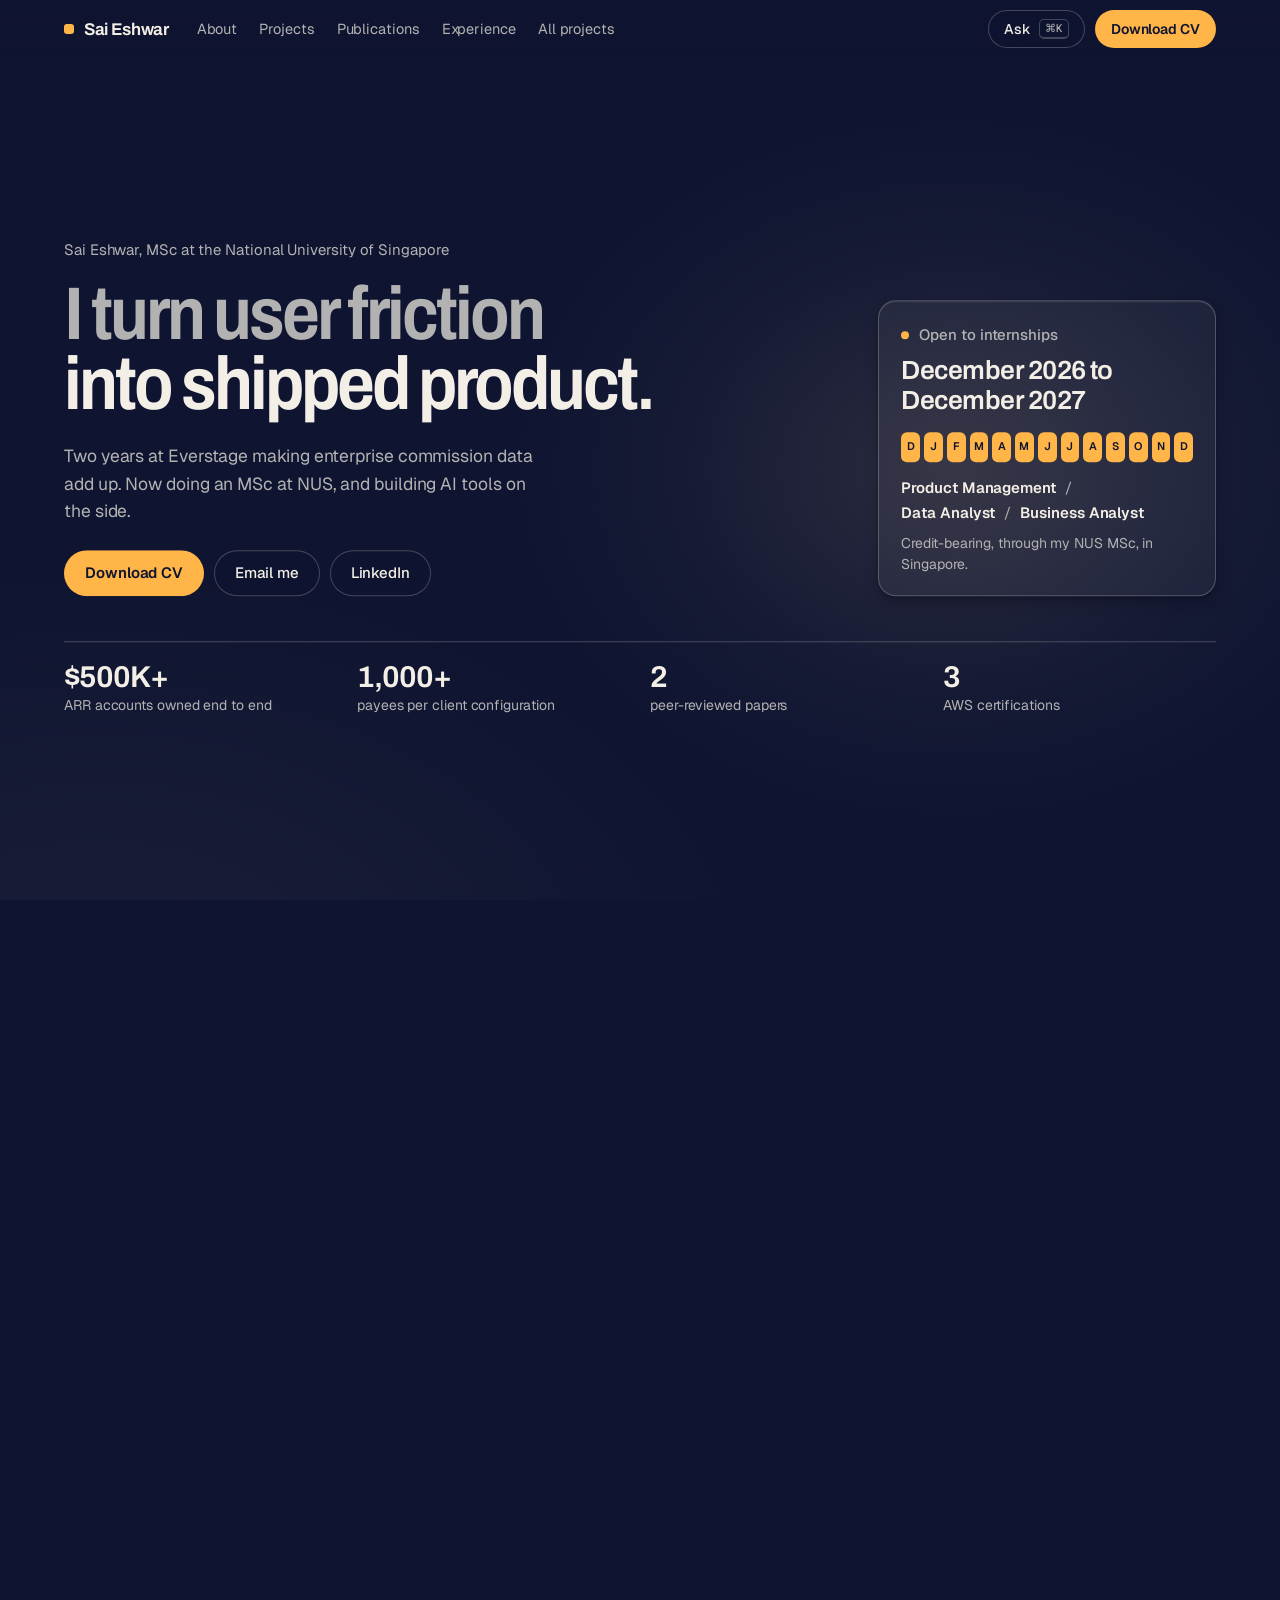
<file: index.html>
<!doctype html>
<html lang="en">
<head>
<meta charset="utf-8">
<meta name="viewport" content="width=device-width, initial-scale=1, viewport-fit=cover">
<title>Sai Eshwar · Product, Data and Business Analyst internships · Singapore</title>
<meta name="description" content="Sai Eshwar, NUS MSc student in Singapore. Open to credit-bearing Product Management, Data Analyst and Business Analyst internships from December 2026 to December 2027.">
<meta name="author" content="Sai Eshwar">
<meta name="theme-color" content="#0f1430">
<meta property="og:title" content="Sai Eshwar · I turn user friction into shipped product">
<meta property="og:description" content="Open to credit-bearing PM, Data Analyst and Business Analyst internships in Singapore, December 2026 to December 2027.">
<meta property="og:type" content="website">
<link rel="icon" href="data:image/svg+xml,<svg xmlns='http://www.w3.org/2000/svg' viewBox='0 0 32 32'><rect width='32' height='32' rx='7' fill='%230f1430'/><rect x='17' y='8' width='3' height='16' fill='%23ffb547'/><circle cx='10' cy='12' r='1.6' fill='%23a3a39b'/><circle cx='12' cy='19' r='1.6' fill='%23a3a39b'/><circle cx='8' cy='23' r='1.6' fill='%23a3a39b'/></svg>">
<link rel="preconnect" href="https://fonts.googleapis.com">
<link rel="preconnect" href="https://fonts.gstatic.com" crossorigin>
<link href="https://fonts.googleapis.com/css2?family=Archivo:wdth,wght@62..125,400..800&family=Geist:wght@400..600&family=Geist+Mono:wght@400;500&family=Newsreader:ital,opsz,wght@1,6..72,400..600&display=swap" rel="stylesheet">
<link rel="stylesheet" href="scrollcraft.css">
<link rel="stylesheet" href="site.css">
</head>
<body>

<a class="skip" href="#record">Skip the story: go to experience, projects and credentials</a>

<header class="bar" id="bar">
  <a class="bar__mark" href="#top" data-goto="hero">Sai Eshwar</a>
  <nav class="bar__links" aria-label="Sections">
    <a href="#story" data-goto="about">About</a>
    <a href="#story" data-goto="work">Projects</a>
    <a href="#story" data-goto="pubs">Publications</a>
    <a href="#experience">Experience</a>
    <a href="#glance">All projects</a>
  </nav>
  <div class="bar__acts">
    <button type="button" class="btn btn--ghost btn--sm" data-cli aria-label="Ask sai.cli, the portfolio terminal">Ask <span class="kbd" aria-hidden="true">&#8984;K</span></button>
    <a class="btn btn--accent btn--sm" href="Sai_Eshwar_Resume.pdf" download>Download CV</a>
  </div>
</header>

<main id="top">

  <!-- THE STAGE. One pinned act. The question (the narrator: sceptical, a
       little rude) sits on one side and Sai's answer on the other, while each
       beat's illustration glides across the empty side. story.js reads every
       [data-part] in order, builds the timeline, writes the cue windows, and
       mounts the engine. -->
  <section id="story" data-sc-act="pin" data-sc-span="18" aria-label="About, projects and publications">
    <div data-sc-stage class="stage" id="stage">
      <!-- one illustrated, scroll-driven scene per beat, built by scenes.js -->
      <div class="scenes" id="scenes" aria-hidden="true"></div>

      <!-- HERO: the recruiter's screen, complete on the first frame. The word
           "friction" arrives mis-set and snaps into line once: the headline
           does what it says. -->
      <div class="part hero" data-part="hero" data-kind="hero" data-len="0.75" data-label="Start">
        <div class="hero__grid" data-cue="hero">
          <div class="hero__main">
            <p class="hero__who">Sai Eshwar, MSc at the National University of Singapore</p>
            <h1 class="hero__h1"><span class="hero__a">I turn user <span class="fx">friction</span></span> <span class="hero__b">into shipped product.</span></h1>
            <p class="hero__sub">Two years at Everstage making enterprise commission data add up. Now doing an MSc at NUS, and building AI tools on the side.</p>
            <div class="acts">
              <a class="btn btn--accent" href="Sai_Eshwar_Resume.pdf" download>Download CV</a>
              <a class="btn btn--ghost" href="mailto:seshwarsai@gmail.com" data-mail>Email me</a>
              <a class="btn btn--ghost" href="https://linkedin.com/in/sai-eshwar-s-b529931bb" target="_blank" rel="noopener">LinkedIn</a>
            </div>
          </div>
          <aside class="hero__offer" aria-label="Availability">
            <p class="avail"><span class="dot" aria-hidden="true"></span>Open to internships</p>
            <p class="offer__when">December 2026 to December 2027</p>
            <ol class="offer__cal" aria-hidden="true"><li>D</li><li>J</li><li>F</li><li>M</li><li>A</li><li>M</li><li>J</li><li>J</li><li>A</li><li>S</li><li>O</li><li>N</li><li>D</li></ol>
            <p class="roles"><span data-role="pm">Product Management</span><span data-role="da">Data Analyst</span><span data-role="ba">Business Analyst</span></p>
            <p class="offer__how">Credit-bearing, through my NUS MSc, in Singapore.</p>
          </aside>
          <ul class="proof" aria-label="At a glance">
            <li><b>$500K+</b> ARR accounts owned end to end</li>
            <li><b>1,000+</b> payees per client configuration</li>
            <li><b>2</b> peer-reviewed papers</li>
            <li><b>3</b> AWS certifications</li>
          </ul>
        </div>
      </div>

      <!-- MEET: the photo comes alive. Scroll and he smiles, scroll on and he
           winks, then the narrator moves things along. face.js scrubs the
           expression; story.js writes the two cue windows. -->
      <div class="part meet" data-part="meet" data-label="Meet Sai" data-kind="meet" data-len="2.2">
        <div class="meet__fig" id="meet">
          <img class="meet__still" src="sai.webp" alt="Sai Eshwar" width="680" height="868" decoding="async">
        </div>
        <p class="meet__hi" data-cue="hi">Meet Sai.</p>
        <h2 class="meet__line" data-cue="line">Nice smile. Now show me the work.</h2>
      </div>

      <!-- ABOUT, part one: the recruiter's first question -->
      <article class="part" data-part="about" data-label="About" data-scene="route" data-kind="qa" data-len="1.25">
        <div class="fr" data-cue="fr">
          <p class="kick">About</p>
          <h2>Okay, Sai. Why should I keep scrolling?</h2>
          <p>Every portfolio says passionate and detail-oriented. Skip that. Give me things I can check.</p>
        </div>
        <div class="sh sh--about" data-cue="sh">
          <p>Fair. For two years I worked at Everstage, whose software pays salespeople their commission. When a client said a payout looked wrong, I found out why: I pulled their Salesforce, HubSpot and Stripe data apart in SQL and Python and traced it to the rule that caused it. These were <b>$500K+ ARR</b> accounts, with <b>1,000+ people</b> paid from each plan.</p>
          <dl class="facts">
            <dt class="facts__opt">Now</dt><dd class="facts__opt">MSc, Management of Technology and Innovation, NUS, Singapore</dd>
            <dt>Before</dt><dd>Everstage (2024 to 2026) &middot; research intern, University of Cyprus (2023)</dd>
            <dt>Works in</dt><dd>SQL, Python, Apache Superset, Supabase and Postgres, N8N</dd>
            <dt class="facts__opt">Can be checked</dt><dd class="facts__opt">2 peer-reviewed papers &middot; 3 AWS certifications &middot; Certified ScrumMaster</dd>
          </dl>
        </div>
      </article>

      <!-- ABOUT, part two: the interactive bit. Pick the role, get the case. -->
      <article class="part" data-part="lens" data-label="Your role" data-kind="duo" data-len="1.15">
        <div class="fr" data-cue="fr">
          <p class="kick">About, continued</p>
          <h2>Right. So which role are you filling?</h2>
          <p>Pick one. His answer changes to match, and so does the subject line of every email button on this page.</p>
          <div class="lens" role="group" aria-label="What are you hiring for?">
            <button type="button" class="lens__b" data-lens="pm" aria-pressed="true">Product Management</button>
            <button type="button" class="lens__b" data-lens="da" aria-pressed="false">Data Analyst</button>
            <button type="button" class="lens__b" data-lens="ba" aria-pressed="false">Business Analyst</button>
          </div>
        </div>
        <div class="sh" data-cue="sh">
          <div class="lens__text" aria-live="polite">
            <p data-for="pm">I've done PM work without the title. At Everstage I sat between customers, engineering and product, and turned <i>&ldquo;this commission is wrong&rdquo;</i> into requirements an engineer could actually build. On my own projects I run the whole loop: I scoped NourishAI, built it, and know what goes in next. I'm a Certified ScrumMaster, did HelloPM's Tech for PM, and in a Forage PM simulation I argued for 7-day retention over DAU.</p>
            <p data-for="da" hidden>My last title was Senior Solution and Data Analyst, so this one isn't a stretch. At Everstage I wrote the SQL and Python that took Salesforce, HubSpot and Stripe data apart, turned clients' Excel formula sheets into working commission logic, and built the Apache Superset dashboards leadership read for MRR, CAC, TCV and quota attainment. On my own time I cleaned 8,000+ rows of election data where the names never matched across years, and got it down to one number a newsroom could print: 163 of 234 seats changed party.</p>
            <p data-for="ba" hidden>Most of my Everstage job was translation. A client described their commission plan one way, engineering needed it written another way, and for $500K+ ARR accounts I was the person in between: gathering requirements, finding the gaps in the plan logic, and tidying up the reporting. I like drawing the process map and then automating half of it, like the Fathom-to-Freshdesk pipeline that took a copy-paste step out of every customer call.</p>
          </div>
          <div class="acts"><a class="btn btn--accent" href="mailto:seshwarsai@gmail.com" data-mail>Email me about this role</a></div>
        </div>
      </article>

      <!-- PROJECTS: one per scroll step. The narrator states the problem,
           Sai states the fix. Every figure is from the original case studies. -->
      <article class="part" data-part="w1" data-label="NourishAI" data-scene="nourish" data-kind="qa" data-len="0.95">
        <div class="fr" data-cue="fr">
          <p class="kick"><span>Project 1 of 11</span> NourishAI &middot; 2026 &middot; AI product</p>
          <h2>Try asking a food app for &ldquo;high-protein, under 500 calories, not fried.&rdquo;</h2>
          <p>Most apps just hear &ldquo;food.&rdquo; And even a clever one would fail, because restaurant menus don't list calories or protein in the first place.</p>
        </div>
        <div class="sh" data-cue="sh">
          <p>So I made the data exist. An LLM pipeline generates and enriches every dish with calories, macros and tags and loads it into Supabase. Then Claude Haiku turns your sentence into rules and Postgres ranks the dishes. The API key never touches the browser.</p>
          <p class="cap"><b>Result:</b> type a craving in plain English, get ranked dishes with the numbers attached.</p>
        </div>
      </article>

      <article class="part" data-part="w2" data-label="Content Arena" data-scene="arena" data-kind="qa" data-len="0.95">
        <div class="fr" data-cue="fr">
          <p class="kick"><span>Project 2 of 11</span> Content Arena (formerly RivalRadar) &middot; 2025 &middot; AI product</p>
          <h2>&ldquo;Who is my competition?&rdquo; Every YouTuber asks. Subscriber counts do not answer.</h2>
          <p>The giant channel might be coasting. The one quietly winning your audience might be a tenth its size.</p>
        </div>
        <div class="sh" data-cue="sh">
          <p>Content Arena finds the channels that are actually comparable and scores them on engagement normalised for size, so a big channel doesn't automatically look like a strong one.</p>
          <p class="cap"><b>Result:</b> a defensible answer to who your real rivals are and which levers separate you, instead of gut feel.</p>
        </div>
      </article>

      <article class="part" data-part="w3" data-label="Tamil Nadu election" data-scene="sheet" data-kind="qa" data-len="0.95">
        <div class="fr" data-cue="fr">
          <p class="kick"><span>Project 3 of 11</span> Decoding the 2026 Tamil Nadu Election &middot; Data analysis</p>
          <h2>8,000+ rows of election data, two cycles, and names that refused to match.</h2>
          <p>All 234 constituencies, for a newsroom that wanted one clear story. The newsroom was made up for a Codebasics challenge. The data came straight from the Election Commission of India.</p>
        </div>
        <div class="sh" data-cue="sh">
          <p>I cleaned and reconciled both cycles in Python, computed seat flips, vote-share swings and margins, and shipped seven charts and an eleven-slide deck.</p>
          <p class="cap"><b>Result:</b> <b class="hi">163 of 234 seats changed party</b> (69.7%), and a new entrant took 35.1% of the statewide vote.</p>
        </div>
      </article>

      <article class="part" data-part="w4" data-label="Forage PM simulation" data-scene="retention" data-kind="qa" data-len="0.95">
        <div class="fr" data-cue="fr">
          <p class="kick"><span>Project 4 of 11</span> Forage PM Job Simulation &middot; 2026 &middot; Product management</p>
          <h2>Downloads up. Players leaving. Three teams, three opinions, zero agreement.</h2>
          <p><i>Legends of Aether</i>, a strategy RPG, was a textbook case of one dashboard that everyone reads differently.</p>
        </div>
        <div class="sh" data-cue="sh">
          <p>I picked one KPI per question and argued why the near miss was wrong: <b>7-day retention over DAU</b>, because DAU mixes veterans in and hides new players quietly leaving. Then a 7-step plan that split one deck into three: development, marketing and leadership.</p>
          <p class="cap"><b>Worked example from my brief:</b> 10,000 installs, 3,000 back on day 7, so 30% retention.</p>
        </div>
      </article>

      <article class="part" data-part="w5" data-label="AI voice agent" data-scene="voice" data-kind="qa" data-len="0.95">
        <div class="fr" data-cue="fr">
          <p class="kick"><span>Project 5 of 11</span> AI Voice Agent for L1 Support &middot; 2025</p>
          <h2>Support agents answering the same question for the hundredth time today.</h2>
          <p>Tier 1 questions have known answers, and a person still picks up every one of them.</p>
        </div>
        <div class="sh" data-cue="sh">
          <p>I built a voice agent with ElevenLabs and N8N, curated its knowledge base from scratch, and grounded every answer with RAG, so it answers from the knowledge base instead of improvising.</p>
          <p class="cap"><b>Result:</b> Tier 1 answered autonomously. Humans keep the calls that need judgment.</p>
        </div>
      </article>

      <article class="part" data-part="w6" data-label="Fathom to Freshdesk" data-scene="pipe" data-kind="qa" data-len="0.95">
        <div class="fr" data-cue="fr">
          <p class="kick"><span>Project 6 of 11</span> Fathom &times; Freshdesk Automation &middot; 2025</p>
          <h2>After every call: copy the summary, paste it into the ticket, repeat forever.</h2>
          <p>Slow, easy to get wrong, and the first thing skipped on a busy day.</p>
        </div>
        <div class="sh" data-cue="sh">
          <p>An N8N pipeline now does it alone. The call ends, a webhook fires, and the AI summary and recording land in the right Freshdesk ticket, with routing logic for the edge cases.</p>
          <p class="cap"><b>Result:</b> call notes reach the right ticket without anyone touching them.</p>
        </div>
      </article>

      <article class="part" data-part="w7" data-label="IoV security" data-scene="iov" data-kind="qa" data-len="0.95">
        <div class="fr" data-cue="fr">
          <p class="kick"><span>Project 7 of 11</span> IoV Security with ASCON &middot; 2023 to 2024 &middot; Research</p>
          <h2>Cars on 5G share safety-critical data on hardware too small for heavy encryption.</h2>
          <p>Strong encryption is too slow for that hardware, and fast encryption is too weak to trust with a moving car.</p>
        </div>
        <div class="sh" data-cue="sh">
          <p>I ran the ASCON lightweight cipher on Raspberry Pi boards over MQTT, attacked the setup with DoS and man-in-the-middle simulations, and trained an ensemble ML classifier to catch the intrusions.</p>
          <p class="cap"><b>Result:</b> 99.95% DoS detection accuracy, NPCR 99.42%, and a Springer Nature paper, which comes up again in a moment.</p>
        </div>
      </article>

      <article class="part" data-part="w8" data-label="Crop yield predictor" data-scene="crop" data-kind="qa" data-len="0.95">
        <div class="fr" data-cue="fr">
          <p class="kick"><span>Project 8 of 11</span> Crop Yield Predictor &middot; 2023 &middot; Machine learning</p>
          <h2>Crops chosen by tradition, while the soil holds the actual answer.</h2>
          <p>Soil type, moisture, pH and crop history say a lot about what will grow, if anyone actually reads them.</p>
        </div>
        <div class="sh" data-cue="sh">
          <p>I engineered features from Kaggle agricultural datasets and trained a Random Forest, validated on held-out data, that turns soil readings into a crop recommendation.</p>
          <p class="cap"><b>Result:</b> 98% validation accuracy.</p>
        </div>
      </article>

      <article class="part" data-part="w9" data-label="Smart granary" data-scene="granary" data-kind="qa" data-len="0.95">
        <div class="fr" data-cue="fr">
          <p class="kick"><span>Project 9 of 11</span> Smart Granary System &middot; 2024 &middot; IoT</p>
          <h2>Stored grain spoils quietly, and nobody can watch a granary all night.</h2>
          <p>Temperature and CO2 drift, and the first alert is usually the smell.</p>
        </div>
        <div class="sh" data-cue="sh">
          <p>I built a system that tracks temperature and CO2 against set thresholds around the clock and flags action the moment conditions drift.</p>
          <p class="cap"><b>Result:</b> storage kept in range with far less manual monitoring, and fewer losses.</p>
        </div>
      </article>

      <article class="part" data-part="w10" data-label="Posture device" data-scene="posture" data-kind="qa" data-len="0.95">
        <div class="fr" data-cue="fr">
          <p class="kick"><span>Project 10 of 11</span> Posture Correcting Device &middot; 2024 &middot; Hardware</p>
          <h2>You are probably slouching right now.</h2>
          <p>It builds up slowly over long desk sessions, and you only notice once your back starts hurting.</p>
        </div>
        <div class="sh" data-cue="sh">
          <p>I built a wearable around an Arduino Nano with an accelerometer and gyroscope, plus Embedded C that spots misalignment in real time and fires a vibration motor.</p>
          <p class="cap"><b>Result:</b> a short buzz the moment you slump, so you fix it before it hurts.</p>
        </div>
      </article>

      <article class="part" data-part="w11" data-label="D2D federated learning" data-scene="d2d" data-kind="qa" data-len="0.95">
        <div class="fr" data-cue="fr">
          <p class="kick"><span>Project 11 of 11</span> Federated Learning for D2D Networks &middot; 2023 &middot; Research internship</p>
          <h2>Devices that must decide how to talk to each other, with nobody in charge.</h2>
          <p>In a device-to-device network, each phone has to trade off energy, distance and signal quality on its own, without a central coordinator.</p>
        </div>
        <div class="sh" data-cue="sh">
          <p>Onsite at the University of Cyprus, I simulated a decentralised network in NS3, clustered its nodes four different ways, and trained a neural network to pick transmission modes.</p>
          <p class="cap"><b>Result:</b> a working mode-selection model for the group's federated learning research, and a crash course in working inside an international research team.</p>
        </div>
      </article>

      <!-- PUBLICATIONS -->
      <article class="part" data-part="pubs" data-label="Publications" data-scene="papers" data-kind="qa" data-len="1.4">
        <div class="fr" data-cue="fr">
          <p class="kick">Publications</p>
          <h2>You keep mentioning papers. Are they real?</h2>
          <p>Two peer-reviewed journal papers on keeping connected cars safe from attacks. Both have DOIs, so you can click through and check.</p>
        </div>
        <div class="sh sh--pubs" data-cue="sh">
          <ol class="pubs">
            <li>
              <p class="pubs__meta">2026 &middot; Russian Microelectronics, vol. 55 no. 1 &middot; Pleiades Publishing, distributed by Springer Nature &middot; Scopus indexed</p>
              <a class="pubs__t" href="https://doi.org/10.1134/S106373972660007X" target="_blank" rel="noopener">Quantum-Resistant Microelectronic Cryptography for Securing Vehicular Networks</a>
              <p class="pubs__tr"><b>In plain words:</b> encryption for car networks that is designed to keep holding up once quantum computers can break today's methods.</p>
            </li>
            <li>
              <p class="pubs__meta">2025 &middot; Discover Internet of Things &middot; Springer Nature &middot; Open Access</p>
              <a class="pubs__t" href="https://doi.org/10.1007/s43926-025-00226-1" target="_blank" rel="noopener">Improving Security in 5G Vehicular Networks Using ASCON and Machine Learning based NIDS</a>
              <p class="pubs__tr"><b>In plain words:</b> encryption light enough to run on a Raspberry Pi, plus an intrusion detector that caught DoS attacks with 99.95% accuracy.</p>
            </li>
          </ol>
        </div>
      </article>

      <!-- THE PEAK: every month of availability lights up. -->
      <div class="part peak" data-part="peak" data-label="Availability" data-scene="months" data-kind="peak" data-len="1.5">
        <div class="peak__copy" data-cue="peak">
          <p class="kick">All of that, available</p>
          <h2>Open to internships from December 2026 to December 2027.</h2>
          <p>Credit-bearing, through my NUS MSc, in Singapore, as a <span data-role="pm">Product Management</span>, <span data-role="da">Data Analyst</span> or <span data-role="ba">Business Analyst</span> intern.</p>
          <div class="acts">
            <a class="btn btn--accent" href="Sai_Eshwar_Resume.pdf" download>Download CV</a>
            <a class="btn btn--ghost" href="mailto:seshwarsai@gmail.com" data-mail>seshwarsai@gmail.com</a>
            <button type="button" class="btn btn--ghost" data-cli>Ask sai.cli anything</button>
          </div>
        </div>
      </div>
    </div>
  </section>

  <!-- THE PAPER. The story ends; the record begins. Everything a recruiter
       needs to forward, on a light page that reads like the CV. -->
  <div class="paper" id="record">
  <section class="ledger" id="experience" aria-labelledby="exp-h">
    <div class="wrap">
      <header class="ledger__head">
        <h2 id="exp-h">Experience</h2>
        <p>Where the product instincts were earned.</p>
      </header>
      <div class="jobs">
        <article class="job">
          <div class="job__when">May 2024 to Jun 2026<br><span>Chennai, India</span></div>
          <div>
            <h3>Senior Solution and Data Analyst <span>Everstage Technologies</span></h3>
            <ul>
              <li>Grew with the business as it scaled from <b>$5M to $10M ARR</b>, holding implementation quality steady while enterprise account volume climbed.</li>
              <li>Owned end-to-end implementation of sales compensation projects for enterprise clients with <b>$500K+ ARR</b>, managing configurations that impact <b>1,000+ payees per organisation</b>, and served as primary liaison for international stakeholders.</li>
              <li>Mined and transformed CRM datasets (Salesforce, HubSpot, Stripe) with <b>SQL and Python</b> to find compensation logic gaps and inform product improvement decisions.</li>
              <li>Designed and maintained multi-view <b>Apache Superset dashboards</b> tracking MRR, CAC, TCV and quota attainment for leadership.</li>
              <li>Acted as the cross-functional bridge between product, engineering and customer success: defining requirements, streamlining reporting, and shipping automated metric solutions.</li>
            </ul>
          </div>
        </article>
        <article class="job">
          <div class="job__when">Jun 2023 to Aug 2023<br><span>Nicosia, Cyprus</span></div>
          <div>
            <h3>Research Intern (onsite) <span>University of Cyprus</span></h3>
            <ul>
              <li>Contributed to research on <b>federated learning and distributed ML</b> for dynamic transmission mode selection in cell-free D2D systems.</li>
              <li>Simulated a decentralised wireless network in NS3 and implemented K-Means, OPTICS, Spectral and Ward clustering for node grouping.</li>
              <li>Trained a synthetic-data <b>neural network</b> in Python to select transmission modes by energy efficiency, distance and signal quality.</li>
            </ul>
          </div>
        </article>
        <article class="job">
          <div class="job__when">Sep 2026<br><span>Online, virtual</span></div>
          <div>
            <h3>Product Management Job Simulation <span>Forage, virtual job simulation</span></h3>
            <ul>
              <li>Wrote a KPI recommendation brief for <i>Legends of Aether</i>, a strategy RPG whose downloads were growing while players drifted away: chose the right KPI for each of four business questions (<b>7-day retention</b>, DAU, churn rate and conversion rate) and argued why the near miss was wrong.</li>
              <li>Prioritised the player insights for three audiences, the development team, marketing and senior leadership, so each group got the findings it could act on.</li>
              <li>Built a <b>7-step project plan</b> for a data-driven stakeholder presentation, with an owner, a dependency and an approval point for every step.</li>
            </ul>
          </div>
        </article>
      </div>
    </div>
  </section>

  <section class="ledger" id="glance" aria-labelledby="gl-h">
    <div class="wrap">
      <header class="ledger__head">
        <h2 id="gl-h">All eleven projects, on one screen</h2>
        <p>For when you are forwarding this to a hiring manager. Replay drops you back into that chapter of the story.</p>
      </header>
      <ol class="gl">
          <li class="gl__row" data-chapter="w1">
            <span class="gl__sw" aria-hidden="true"></span>
            <div class="gl__name"><h3>NourishAI</h3><p>AI product &middot; 2026</p></div>
            <p class="gl__what">Type a craving in plain English, get ranked dishes with calories and macros attached. Claude Haiku turns the sentence into rules; Postgres ranks the dishes.</p>
            <button type="button" class="gl__go" data-jump="w1" aria-label="Replay NourishAI in the story">Replay</button>
          </li>
          <li class="gl__row" data-chapter="w2">
            <span class="gl__sw" aria-hidden="true"></span>
            <div class="gl__name"><h3>Content Arena</h3><p>AI product &middot; 2025</p></div>
            <p class="gl__what">Finds the YouTube channels that are actually comparable and ranks them by normalised engagement, not subscriber count.</p>
            <button type="button" class="gl__go" data-jump="w2" aria-label="Replay Content Arena in the story">Replay</button>
          </li>
          <li class="gl__row" data-chapter="w3">
            <span class="gl__sw" aria-hidden="true"></span>
            <div class="gl__name"><h3>Decoding the 2026 Tamil Nadu Election</h3><p>Data analysis</p></div>
            <p class="gl__what">Reconciled 8,000+ rows across two cycles in Python. 163 of 234 seats changed party (69.7%); seven charts and an eleven-slide deck.</p>
            <button type="button" class="gl__go" data-jump="w3" aria-label="Replay Decoding the 2026 Tamil Nadu Election in the story">Replay</button>
          </li>
          <li class="gl__row" data-chapter="w4">
            <span class="gl__sw" aria-hidden="true"></span>
            <div class="gl__name"><h3>Forage PM Job Simulation</h3><p>Product management &middot; 2026</p></div>
            <p class="gl__what">Argued 7-day retention over DAU for a game losing new players, then a 7-step plan that split one deck into three audiences.</p>
            <button type="button" class="gl__go" data-jump="w4" aria-label="Replay Forage PM Job Simulation in the story">Replay</button>
          </li>
          <li class="gl__row" data-chapter="w5">
            <span class="gl__sw" aria-hidden="true"></span>
            <div class="gl__name"><h3>AI Voice Agent for L1 Support</h3><p>AI automation &middot; 2025</p></div>
            <p class="gl__what">ElevenLabs and N8N, with a curated knowledge base and RAG, so Tier 1 calls are answered from the knowledge base.</p>
            <button type="button" class="gl__go" data-jump="w5" aria-label="Replay AI Voice Agent for L1 Support in the story">Replay</button>
          </li>
          <li class="gl__row" data-chapter="w6">
            <span class="gl__sw" aria-hidden="true"></span>
            <div class="gl__name"><h3>Fathom &times; Freshdesk Automation</h3><p>Workflow automation &middot; 2025</p></div>
            <p class="gl__what">An N8N pipeline puts every call summary and recording into the right Freshdesk ticket, with routing for edge cases.</p>
            <button type="button" class="gl__go" data-jump="w6" aria-label="Replay Fathom and Freshdesk Automation in the story">Replay</button>
          </li>
          <li class="gl__row" data-chapter="w7">
            <span class="gl__sw" aria-hidden="true"></span>
            <div class="gl__name"><h3>IoV Security with ASCON</h3><p>Research &middot; 2023 to 2024</p></div>
            <p class="gl__what">ASCON on Raspberry Pi over MQTT, attacked with DoS and man-in-the-middle; ensemble classifier at 99.95% DoS detection.</p>
            <button type="button" class="gl__go" data-jump="w7" aria-label="Replay IoV Security with ASCON in the story">Replay</button>
          </li>
          <li class="gl__row" data-chapter="w8">
            <span class="gl__sw" aria-hidden="true"></span>
            <div class="gl__name"><h3>Crop Yield Predictor</h3><p>Machine learning &middot; 2023</p></div>
            <p class="gl__what">Random Forest that turns soil readings into a crop recommendation, at 98% validation accuracy.</p>
            <button type="button" class="gl__go" data-jump="w8" aria-label="Replay Crop Yield Predictor in the story">Replay</button>
          </li>
          <li class="gl__row" data-chapter="w9">
            <span class="gl__sw" aria-hidden="true"></span>
            <div class="gl__name"><h3>Smart Granary System</h3><p>IoT &middot; 2024</p></div>
            <p class="gl__what">Tracks temperature and CO2 against thresholds around the clock and flags action the moment conditions drift.</p>
            <button type="button" class="gl__go" data-jump="w9" aria-label="Replay Smart Granary System in the story">Replay</button>
          </li>
          <li class="gl__row" data-chapter="w10">
            <span class="gl__sw" aria-hidden="true"></span>
            <div class="gl__name"><h3>Posture Correcting Device</h3><p>Hardware &middot; 2024</p></div>
            <p class="gl__what">Arduino Nano wearable with an accelerometer and gyroscope that buzzes the moment you slump.</p>
            <button type="button" class="gl__go" data-jump="w10" aria-label="Replay Posture Correcting Device in the story">Replay</button>
          </li>
          <li class="gl__row" data-chapter="w11">
            <span class="gl__sw" aria-hidden="true"></span>
            <div class="gl__name"><h3>Federated Learning for D2D Networks</h3><p>Research internship &middot; 2023</p></div>
            <p class="gl__what">NS3 simulation, four clustering methods and a neural network that picks transmission modes, at the University of Cyprus.</p>
            <button type="button" class="gl__go" data-jump="w11" aria-label="Replay Federated Learning for D2D Networks in the story">Replay</button>
          </li>
      </ol>
    </div>
  </section>

  <section class="ledger" id="credentials" aria-labelledby="cred-h">
    <div class="wrap">
      <header class="ledger__head">
        <h2 id="cred-h">Credentials</h2>
        <p>Independently verifiable. Every certificate and paper links to its issuer.</p>
      </header>
      <div class="creds">
        <div class="col">
          <h3>Education</h3>
          <dl class="rows">
            <dt>M.Sc., Management of Technology and Innovation</dt><dd>National University of Singapore &middot; from Aug 2026, in progress</dd>
            <dt>B.E., Electronics &amp; Communication Engineering</dt><dd>SSN College of Engineering &middot; 2020 to 2024 &middot; CGPA 8.915 / 10, First Class with Distinction</dd>
            <dt>Class 12, CBSE</dt><dd>PSBB Sr. Sec. School, Chennai &middot; 95.2%</dd>
          </dl>
        </div>
        <div class="col">
          <h3>Certifications</h3>
          <dl class="rows">
            <dt><a href="https://www.credly.com/badges/e38b7429-5690-4ea4-a306-36b3cab20553/public_url" target="_blank" rel="noopener">AWS Certified Machine Learning Engineer, Associate</a></dt><dd>Amazon Web Services &middot; 2026</dd>
            <dt><a href="https://www.credly.com/badges/a8e058bc-98f3-436e-8871-6b1605e75144/public_url" target="_blank" rel="noopener">AWS Certified AI Practitioner</a></dt><dd>Amazon Web Services &middot; 2026</dd>
            <dt><a href="https://www.credly.com/badges/c7dfbae0-b392-4c11-82e8-4fca44d26d8f/public_url" target="_blank" rel="noopener">AWS Certified Cloud Practitioner</a></dt><dd>Amazon Web Services &middot; 2026</dd>
            <dt><a href="https://www.scrumalliance.org/members/search" target="_blank" rel="noopener">Certified ScrumMaster&reg; (CSM)</a></dt><dd>Scrum Alliance &middot; 2026, active through 2028 &middot; ID 001835325</dd>
            <dt><a href="https://hellopm.co/certificate/?certificate_id=SJHMZV" target="_blank" rel="noopener">Tech for PM</a></dt><dd>HelloPM &middot; 2026</dd>
          </dl>
        </div>
        <div class="col">
          <h3>Leadership</h3>
          <dl class="rows">
            <dt>National Service Scheme</dt><dd>Headed a campus-wide health and hygiene campaign reaching 200+ students and residents</dd>
            <dt>INVENTE 6.0, Event Supervisor</dt><dd>Led a team of ten running a flagship technical event for 150+ participants</dd>
            <dt>INSTINCTS 2023, Organising Committee</dt><dd>Logistics and cross-departmental coordination for SSN's cultural fest</dd>
          </dl>
        </div>
        <div class="col">
          <h3>Publications</h3>
          <dl class="rows">
            <dt><a href="https://doi.org/10.1134/S106373972660007X" target="_blank" rel="noopener">Quantum-Resistant Microelectronic Cryptography for Securing Vehicular Networks</a></dt><dd>Russian Microelectronics, vol. 55 no. 1 &middot; Pleiades Publishing, distributed by Springer Nature &middot; 2026 &middot; Scopus indexed</dd>
            <dt><a href="https://doi.org/10.1007/s43926-025-00226-1" target="_blank" rel="noopener">Improving Security in 5G Vehicular Networks Using ASCON and Machine Learning based NIDS</a></dt><dd>Discover Internet of Things &middot; Springer Nature &middot; 2025 &middot; Open Access</dd>
          </dl>
        </div>
      </div>
    </div>
  </section>
  </div>

  <section class="close" id="contact" aria-labelledby="close-h">
    <div class="wrap close__in">
      <h2 id="close-h">Hiring for December 2026 to December 2027?</h2>
      <p>Email is the fastest way in. The CV has everything above on one page.</p>
      <div class="acts">
        <a class="btn btn--accent" href="mailto:seshwarsai@gmail.com" data-mail>seshwarsai@gmail.com</a>
        <a class="btn btn--ghost" href="Sai_Eshwar_Resume.pdf" download>Download CV</a>
        <a class="btn btn--ghost" href="https://linkedin.com/in/sai-eshwar-s-b529931bb" target="_blank" rel="noopener">LinkedIn</a>
      </div>
      <footer class="foot">
        <span>&copy; 2026 Sai Eshwar &middot; Singapore</span>
        <span>Hand-built. Every illustration is drawn live in your browser; the numbers are real unless marked illustrative.</span>
      </footer>
    </div>
  </section>
</main>

<!-- THE DOCK. Where you are in the story, and a way to jump anywhere in it.
     story.js builds one tick per chapter from the parts' data-label. -->
<nav class="dock" id="dock" aria-label="Story chapters">
  <button type="button" class="dock__b" data-step="-1" aria-label="Previous chapter"><svg viewBox="0 0 16 16" aria-hidden="true"><path d="M10 3 5 8l5 5"/></svg></button>
  <div class="dock__mid">
    <p class="dock__now" aria-live="polite"><span class="dock__n"></span><span class="dock__t"></span></p>
    <ol class="dock__ticks"></ol>
  </div>
  <button type="button" class="dock__b" data-step="1" aria-label="Next chapter"><svg viewBox="0 0 16 16" aria-hidden="true"><path d="M6 3l5 5-5 5"/></svg></button>
</nav>

<!-- SAI.CLI -->
<div id="cliOverlay" role="dialog" aria-modal="true" aria-label="sai.cli interactive terminal">
  <div class="cli-win">
    <div class="cli-bar">
      <div class="cli-dots" aria-hidden="true"><span></span><span></span><span></span></div>
      <div class="cli-title">guest@sai-eshwar: ~/cli &middot; <b>&#9679; online</b></div>
      <button class="cli-close" id="cliCloseBtn">esc</button>
    </div>
    <div class="cli-body" id="cliBody" aria-live="polite"></div>
    <div class="cli-input-row">
      <span class="cli-prompt">&#10095;</span>
      <input id="cliInput" type="text" autocomplete="off" spellcheck="false" aria-label="Ask sai.cli" placeholder="type / for commands, or just ask anything about Sai&hellip;">
      <span class="cli-send">&#8629; send</span>
    </div>
    <div class="cli-foot">
      <span>by using this shell you agree that Sai is worth interviewing</span>
      <span><span class="kbd">&#8984;K</span> toggle &middot; <span class="kbd">esc</span> close &middot; /help</span>
    </div>
  </div>
</div>

<script src="scrollcraft.js"></script>
<script src="scenes.js"></script>
<script src="face.js"></script>
<script src="story.js"></script>
<script src="cli.js"></script>
</body>
</html>
</file>
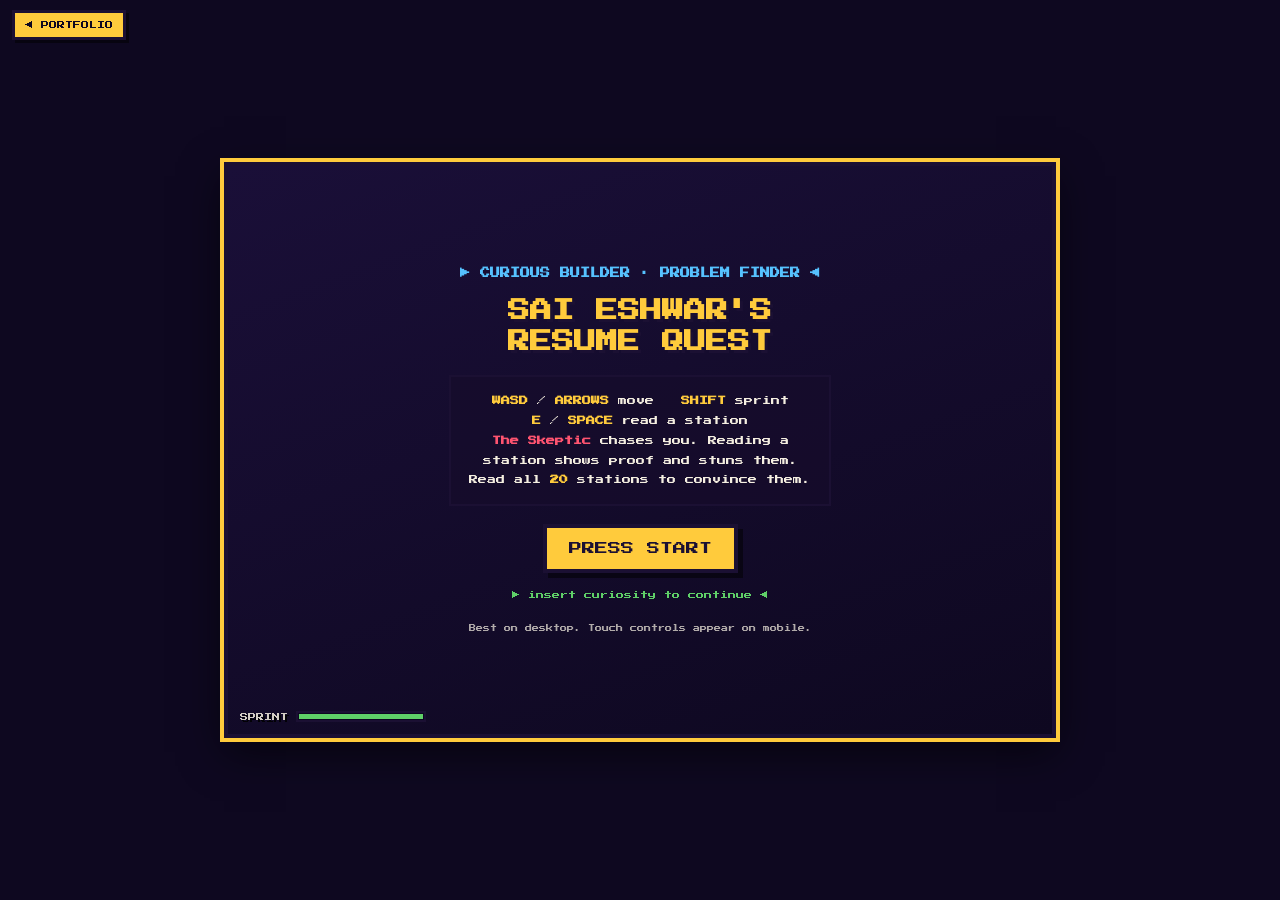
<file: resume-quest.html>
<!DOCTYPE html>
<html lang="en">
<head>
<meta charset="UTF-8">
<meta name="viewport" content="width=device-width, initial-scale=1.0">
<title>Sai Eshwar · Resume Quest</title>
<link rel="preconnect" href="https://fonts.googleapis.com">
<link href="https://fonts.googleapis.com/css2?family=Press+Start+2P&display=swap" rel="stylesheet">
<style>
  :root{
    --ink:#1b1033; --paper:#f5efe1; --accent:#ffcb3c; --accent2:#56c2ff;
    --green:#5fd068; --pink:#ff7eb6; --panel:#241640; --panel2:#160c2b;
  }
  *{box-sizing:border-box;margin:0;padding:0}
  html,body{height:100%}
  body{
    background:#0e0820;
    color:var(--paper);
    font-family:'Press Start 2P', monospace;
    display:flex; align-items:center; justify-content:center;
    min-height:100vh; overflow:hidden;
    -webkit-font-smoothing:none;
  }
  #wrap{position:relative; width:832px; max-width:100vw;}
  #stage{
    position:relative; width:832px; height:576px; max-width:100vw;
    background:#160c2b; border:4px solid var(--ink);
    box-shadow:0 0 0 4px var(--accent), 0 14px 40px rgba(0,0,0,.6);
    image-rendering:pixelated; overflow:hidden;
  }
  canvas{display:block; image-rendering:pixelated; width:100%; height:100%;}

  /* HUD */
  #hud{position:absolute; top:0; left:0; right:0; display:flex; justify-content:space-between;
    padding:10px 12px; font-size:10px; pointer-events:none; text-shadow:2px 2px 0 #000;}
  #hud .tag{background:rgba(22,12,43,.82); padding:6px 8px; border:2px solid var(--accent);}
  #zone{color:var(--accent)}
  #prog{color:var(--green)}
  #chase{color:#ff5470; border-color:#ff5470!important}

  /* stamina bar */
  #stambox{position:absolute; left:12px; bottom:12px; display:flex; align-items:center; gap:8px;
    font-size:8px; color:var(--paper); text-shadow:2px 2px 0 #000; pointer-events:none; z-index:3;}
  .stamlabel{opacity:.85}
  #stambar{width:130px; height:11px; background:rgba(12,7,32,.85); border:2px solid var(--ink); padding:1px;}
  #stamfill{height:100%; width:100%; background:#5fd068; transition:width .08s linear, background .2s}

  /* prompt */
  #prompt{position:absolute; bottom:14px; left:50%; transform:translateX(-50%);
    background:var(--accent); color:var(--ink); padding:8px 12px; font-size:10px;
    border:3px solid var(--ink); display:none; text-shadow:none;
    animation:bob .8s infinite alternate;}
  @keyframes bob{from{transform:translateX(-50%) translateY(0)}to{transform:translateX(-50%) translateY(-4px)}}

  /* toast (door unlocked) */
  #toast{position:absolute; top:56px; left:50%; transform:translateX(-50%);
    background:var(--green); color:var(--ink); padding:8px 12px; font-size:9px;
    border:3px solid var(--ink); display:none; text-shadow:none; z-index:4;
    box-shadow:4px 4px 0 rgba(0,0,0,.4);}

  /* dialog */
  #dialog{position:absolute; inset:0; background:rgba(8,4,18,.72); display:none;
    align-items:center; justify-content:center; padding:18px;}
  #card{width:100%; max-width:680px; max-height:92%; overflow:auto;
    background:var(--panel); border:4px solid var(--accent);
    box-shadow:0 0 0 4px var(--ink), 8px 8px 0 rgba(0,0,0,.5);}
  #card .bar{background:var(--accent); color:var(--ink); padding:10px 14px; font-size:12px;
    display:flex; justify-content:space-between; align-items:center; gap:10px;}
  #card .bar .sub{font-size:8px; opacity:.8}
  #card .body{padding:16px 18px; font-size:11px; line-height:1.9; font-family:'Press Start 2P',monospace;}
  #card .body .role{color:var(--accent2); font-size:11px; margin-bottom:6px}
  #card .body .meta{color:var(--pink); font-size:8px; margin-bottom:12px}
  #card .body ul{list-style:none; padding:0}
  #card .body li{position:relative; padding-left:18px; margin-bottom:12px; font-size:9px; line-height:1.95}
  #card .body li::before{content:'>'; position:absolute; left:0; color:var(--green)}
  #card .body .plain{font-size:9px; line-height:1.95; margin-bottom:10px}
  #card .body a{color:var(--accent)}
  #card .foot{padding:10px 14px 16px; text-align:center}
  #card .foot button{font-family:'Press Start 2P',monospace; font-size:10px; cursor:pointer;
    background:var(--green); color:var(--ink); border:3px solid var(--ink); padding:9px 16px;}
  #card .foot button:hover{background:#7be084}
  .seen{color:var(--green)!important}

  /* start screen */
  #start{position:absolute; inset:0; background:linear-gradient(160deg,#1a0f38,#0e0820);
    display:flex; flex-direction:column; align-items:center; justify-content:center; gap:18px; text-align:center; padding:24px;}
  #start h1{font-size:22px; color:var(--accent); text-shadow:3px 3px 0 var(--ink); line-height:1.4}
  #start h2{font-size:10px; color:var(--accent2)}
  #start .keys{font-size:9px; line-height:2.2; color:var(--paper); background:rgba(22,12,43,.7); padding:14px 18px; border:2px solid var(--ink)}
  #start .keys b{color:var(--accent)}
  #start button{font-family:'Press Start 2P',monospace; font-size:13px; cursor:pointer;
    background:var(--accent); color:var(--ink); border:4px solid var(--ink); padding:14px 22px;
    box-shadow:5px 5px 0 rgba(0,0,0,.5);}
  #start button:hover{background:#ffd863}
  #start .blink{font-size:8px; color:var(--green); animation:bl 1s steps(2) infinite}
  @keyframes bl{50%{opacity:0}}

  /* win toast */
  #win{position:absolute; top:50%; left:50%; transform:translate(-50%,-50%);
    background:var(--green); color:var(--ink); border:4px solid var(--ink); padding:18px 22px;
    font-size:11px; line-height:1.8; text-align:center; display:none; box-shadow:6px 6px 0 rgba(0,0,0,.5); z-index:5;}

  /* mobile dpad */
  #pad{position:absolute; bottom:10px; right:10px; display:none; z-index:6;}
  #pad .row{display:flex; justify-content:center}
  #pad button{width:46px; height:46px; margin:2px; font-family:'Press Start 2P',monospace; font-size:12px;
    background:rgba(255,203,60,.9); color:var(--ink); border:3px solid var(--ink); touch-action:none;}
  #act{position:absolute; bottom:14px; left:10px; width:60px; height:60px; display:none; z-index:6;
    border-radius:50%; font-family:'Press Start 2P',monospace; font-size:10px;
    background:var(--green); color:var(--ink); border:3px solid var(--ink);}
  #sprintBtn{position:absolute; bottom:80px; left:14px; width:52px; height:40px; display:none; z-index:6;
    font-family:'Press Start 2P',monospace; font-size:8px;
    background:var(--accent2); color:var(--ink); border:3px solid var(--ink);}
  @media (hover:none) and (pointer:coarse){#pad,#act,#sprintBtn{display:block}}
  .small{font-size:7px;opacity:.7;margin-top:8px}
</style>
</head>
<body>
<a href="index-v2.html" style="position:fixed;top:10px;left:12px;z-index:60;font-family:'Press Start 2P',monospace;font-size:8px;color:#0e0820;background:#ffcb3c;border:3px solid #1b1033;padding:8px 10px;text-decoration:none;box-shadow:3px 3px 0 rgba(0,0,0,.5)">◀ PORTFOLIO</a>
<div id="wrap">
<div id="stage">
  <canvas id="game" width="832" height="576"></canvas>

  <div id="hud">
    <div class="tag" id="zone">LOBBY</div>
    <div class="tag" id="chase">SKEPTIC: WAKING…</div>
    <div class="tag" id="prog">EXPLORED 0/19</div>
  </div>
  <div id="stambox"><span class="stamlabel">SPRINT</span><div id="stambar"><div id="stamfill"></div></div></div>

  <div id="prompt">▲ Press E to interact</div>
  <div id="toast"></div>

  <!-- mobile controls -->
  <div id="pad">
    <div class="row"><button data-k="up">▲</button></div>
    <div class="row"><button data-k="left">◀</button><button data-k="down">▼</button><button data-k="right">▶</button></div>
  </div>
  <button id="act">E</button>
  <button id="sprintBtn">DASH</button>

  <div id="win">★ THE SKEPTIC IS CONVINCED ★<br><br>You showed all <span id="winCount">20</span> proofs.<br>Now hire Sai. :)<br><br><span style="font-size:8px">Press E to close</span></div>

  <div id="dialog">
    <div id="card">
      <div class="bar"><span id="cardTitle"></span><span class="sub" id="cardSub"></span></div>
      <div class="body" id="cardBody"></div>
      <div class="foot"><button id="closeBtn">CLOSE [E]</button></div>
    </div>
  </div>

  <div id="start">
    <h2>▶ CURIOUS BUILDER · PROBLEM FINDER ◀</h2>
    <h1>SAI ESHWAR'S<br>RESUME QUEST</h1>
    <div class="keys">
      <b>WASD</b> / <b>ARROWS</b> move &nbsp; <b>SHIFT</b> sprint<br>
      <b>E</b> / <b>SPACE</b> read a station<br>
      <b style="color:#ff5470">The Skeptic</b> chases you. Reading a<br>
      station shows proof and stuns them.<br>
      Read all <b id="startCount">19</b> stations to convince them.
    </div>
    <button id="startBtn">PRESS START</button>
    <div class="blink">▶ insert curiosity to continue ◀</div>
    <div class="small">Best on desktop. Touch controls appear on mobile.</div>
  </div>
</div>
</div>

<script>
(function(){
"use strict";
const TILE=32, COLS=36, ROWS=24;
const VIEW_W=832, VIEW_H=576;
const cv=document.getElementById('game'), ctx=cv.getContext('2d');
ctx.imageSmoothingEnabled=false;

/* ---------- MAP ----------
   # wall, . floor, plus colored zone tiles via zone map.
*/
let map=[];
for(let y=0;y<ROWS;y++){
  let row=[];
  for(let x=0;x<COLS;x++){
    if(x===0||y===0||x===COLS-1||y===ROWS-1) row.push('#');
    else row.push('.');
  }
  map.push(row);
}
// a few interior partition walls (with gaps as doorways) to give "rooms" feel
function wallSeg(x1,y1,x2,y2,gaps){
  gaps=gaps||[];
  if(y1===y2){for(let x=x1;x<=x2;x++){ if(!gaps.includes(x)) map[y1][x]='#';}}
  else{for(let y=y1;y<=y2;y++){ if(!gaps.includes(y)) map[y][x1]='#';}}
}
// Rooms are fully enclosed; the ONLY connections are door tiles (left as floor here).
// Top band split into Lobby | Experience | Education by vertical walls (door gaps).
wallSeg(12,1,12,6,[4]);   // Lobby -> Experience  (door at 12,4)
wallSeg(25,1,25,6,[4]);   // Experience -> Education (door at 25,4)
// Horizontal divider below top band; only Education connects down (door at 30,7).
wallSeg(1,7,34,7,[30]);
// Vertical divider between Projects Lab (left) and Pubs/Certs/Skills (right); door at 15,12.
wallSeg(15,8,15,16,[12]);
// Horizontal divider above Volunteering; only Projects connects down (door at 8,17).
wallSeg(1,17,34,17,[8]);

/* zones: colored floor regions [x1,y1,x2,y2,color,label,labelX,labelY] */
const zones=[
  [1,1,11,6,'#2c1d52','LOBBY',2,1.2],
  [12,1,24,6,'#1f3b2e','EXPERIENCE',12.4,1.2],
  [25,1,34,6,'#3a2240','EDUCATION',25.4,1.2],
  [1,8,14,16,'#1d2b4a','PROJECTS LAB',1.6,8.2],
  [16,8,34,16,'#42261c','PUBLICATIONS / CERTS / SKILLS',16.4,8.2],
  [1,18,34,22,'#3b1d33','VOLUNTEERING & LEADERSHIP',1.6,18.2],
];
function zoneAt(tx,ty){for(const z of zones){if(tx>=z[0]&&tx<=z[2]&&ty>=z[1]&&ty<=z[3])return z;}return null;}

/* ---------- STATIONS (NPCs / objects) ---------- */
// type: 'npc' or 'obj'; each occupies its tile (solid). Interact when adjacent.
const stations=[
  {x:3,y:3,c:'#ffcb3c',k:'NPC',label:'Receptionist',type:'npc',
   title:'WELCOME, SAI ESHWAR',sub:'Curious builder · problem finder',
   html:`<div class="plain">Hi, I'm <b>Sai Eshwar</b>, a curious builder who finds real user problems and builds products that solve them. AWS Certified AI Practitioner, Certified ScrumMaster&reg; &amp; published researcher.</div>
   <div class="meta">CONTACT</div>
   <ul>
   <li>India • +91 73387 79995</li>
   <li><a href="mailto:seshwarsai@gmail.com">seshwarsai@gmail.com</a></li>
   <li><a href="https://linkedin.com/in/sai-eshwar-s-b529931bb" target="_blank">linkedin.com/in/sai-eshwar-s</a></li>
   </ul>
   <div class="plain">Walk with WASD, sprint with Shift. Read a station to show proof and stun the Skeptic chasing you.</div>`},

  {x:8,y:3,c:'#56c2ff',k:'AB',type:'obj',label:'About Me',
   title:'ABOUT ME',sub:'find real problems · build the fix',
   html:`<div class="plain">I'm the kind of person who can't leave a problem alone. When someone's fighting a clunky process or quietly working around something broken, I want to understand exactly why it hurts, then build something that makes the pain disappear.</div>
   <div class="plain">That curiosity pulls me toward building products: sitting with people, asking the slightly annoying follow up questions, and digging until the real problem surfaces. Then I turn that insight into something real: an automation, a dashboard, a working prototype I can ship the same week.</div>
   <div class="plain">Tenacity is the other half. I'd rather ship a rough first version, watch how people actually use it, and improve, rather than wait for a perfect plan.</div>
   <div class="meta">FOCUS</div>
   <ul><li>Product · AI · Data</li></ul>`},

  {x:14,y:3,c:'#5fd068',k:'EV',type:'npc',label:'Everstage',
   title:'EVERSTAGE TECHNOLOGIES',sub:'06/2024 to Present',
   html:`<div class="role">Senior Solution &amp; Customer Experience Specialist</div>
   <div class="meta">Chennai, India</div>
   <ul>
   <li>Grew with the business as it scaled from $5M to $10M ARR, holding implementation quality steady while enterprise account volume climbed.</li>
   <li>Own end to end implementation of sales compensation projects for enterprise clients with $500K+ ARR, configuring systems that impact 1,000+ payees per org; primary liaison for international stakeholders.</li>
   <li>Mine &amp; transform large CRM datasets (Salesforce, HubSpot, Stripe) with SQL &amp; Python to find compensation logic gaps and inform product decisions.</li>
   <li>Build multi view Apache Superset dashboards tracking MRR, CAC, TCV and quota attainment for real time leadership decisions.</li>
   <li>Bridge product, engineering &amp; customer success to define requirements and ship automated metric solutions that cut manual overhead.</li>
   </ul>`},

  {x:20,y:3,c:'#56c2ff',k:'UC',type:'npc',label:'Researcher',
   title:'UNIVERSITY OF CYPRUS',sub:'06/2023 to 08/2023',
   html:`<div class="role">Research Intern (Onsite), Nicosia, Cyprus</div>
   <ul>
   <li>Contributed to research on federated learning &amp; distributed ML for dynamic transmission mode selection in cell free D2D communication systems.</li>
   <li>Simulated a decentralised wireless network in NS3; implemented clustering algorithms (K Means, OPTICS, Spectral, Ward) for node grouping &amp; optimisation.</li>
   <li>Trained a synthetic data neural network in Python to pick transmission modes by energy efficiency, distance &amp; signal quality, with live topology in NetAnim.</li>
   </ul>`},

  {x:29,y:3,c:'#ff7eb6',k:'ED',type:'obj',label:'Degree',
   title:'SSN COLLEGE OF ENGINEERING',sub:'11/2020 to 05/2024',
   html:`<div class="role">B.E. Electronics &amp; Communication Engineering</div>
   <div class="meta">CGPA 8.915 / 10 · First Class with Distinction</div>
   <div class="plain"><b>Relevant coursework:</b> Data Structures, Python, Computer Networks, Machine Learning, Computer Vision, Communication Network Security, Control Systems, VLSI Design, Information Theory &amp; Coding, Professional Ethics &amp; Management.</div>`},

  {x:32,y:3,c:'#ff7eb6',k:'12',type:'obj',label:'School',
   title:'PSBB SENIOR SECONDARY',sub:'04/2019 to 04/2020',
   html:`<div class="role">Class 12, CBSE, Chennai</div>
   <div class="meta">Percentage: 95.2%</div>
   <div class="plain">Padma Seshadri Bala Bhavan Senior Secondary School.</div>`},

  // Projects lab (7 modules)
  {x:3,y:10,c:'#ffcb3c',k:'N8',type:'obj',label:'N8N Bot',
   title:'N8N: FATHOM × FRESHDESK',sub:'2025 • Automation',
   html:`<ul>
   <li>Built an end to end N8N pipeline that triggers on Fathom call completion, extracts the AI meeting summary + recording link, and posts them into the matching Freshdesk ticket.</li>
   <li>Eliminated manual post call documentation; every customer interaction is auto logged with full context.</li>
   <li>Used webhook triggers, REST API integrations (Fathom + Freshdesk) and conditional routing for reliable, edge case aware data flow.</li>
   </ul>
   <div class="meta">STACK</div><div class="plain">N8N · Fathom API · Freshdesk API · Webhooks</div>`},

  {x:7,y:10,c:'#56c2ff',k:'AI',type:'obj',label:'Voice Agent',
   title:'AI VOICE AGENT · L1 SUPPORT',sub:'2025 • ElevenLabs × N8N',
   html:`<ul>
   <li>Designed &amp; deployed an AI voice agent (ElevenLabs + N8N) that autonomously handles Tier 1 customer queries with no human in the loop.</li>
   <li>Built a structured knowledge base from scratch with a RAG pipeline grounding responses in accurate product info.</li>
   <li>Cut inbound call volume for support agents, freeing them for complex, high value interactions.</li>
   </ul>
   <div class="meta">STACK</div><div class="plain">ElevenLabs · N8N · RAG · Knowledge Base</div>`},

  {x:11,y:10,c:'#5fd068',k:'AS',type:'obj',label:'ASCON Rig',
   title:'IoV SECURITY · ASCON',sub:'2023/24 • Cryptography',
   html:`<ul>
   <li>Deployed the ASCON lightweight cipher on Raspberry Pi over MQTT to simulate real time IoT encryption/decryption.</li>
   <li>Simulated DoS, MITM &amp; password cracking attacks with Snort + Kali Linux; hit 99.95% DoS detection accuracy via an ensemble ML voting classifier on CICIDS2017.</li>
   <li>Validated ASCON (NPCR 99.42%) with faster execution &amp; lower CPU than PRESENT; contributed to a peer reviewed Springer Nature publication.</li>
   </ul>
   <div class="meta">STACK</div><div class="plain">ASCON · Raspberry Pi · MQTT · Snort · CICIDS2017</div>`},

  {x:3,y:13,c:'#ff7eb6',k:'CY',type:'obj',label:'Crop AI',
   title:'CROP YIELD PREDICTOR',sub:'2023 • Machine Learning',
   html:`<ul>
   <li>Collected &amp; analysed Kaggle agricultural data (soil type, moisture, pH, crop history); trained &amp; validated a Random Forest at 98% accuracy.</li>
   <li>Enabled data driven crop selection for farmers: a full product loop from raw data to actionable, user facing insight.</li>
   </ul>
   <div class="meta">STACK</div><div class="plain">Python · Random Forest · Kaggle · Data Analysis</div>`},

  {x:7,y:13,c:'#ffcb3c',k:'CH',type:'obj',label:'ChurnSense',
   title:'CHURNSENSE',sub:'2025 • AI Product',
   html:`<ul>
   <li>A customer churn intelligence tool that ingests product usage and account data to flag at risk customers before they leave.</li>
   <li>Surfaces health scores and the signals driving each risk, so customer success teams can act early.</li>
   </ul>
   <div class="meta">STACK</div><div class="plain">Churn Prediction · Customer Analytics · AI · Health Scores</div>`},

  {x:11,y:13,c:'#56c2ff',k:'CA',type:'obj',label:'Content Arena',
   title:'CONTENT ARENA',sub:'2025 • Competitive Intel',
   html:`<ul>
   <li>A competitor intelligence platform for YouTube creators that turns "who is my competition really?" into structured, normalised engagement signals.</li>
   <li>Discovers comparable channels and compares them on like for like engagement metrics, so creators see which levers actually separate them, not gut feel.</li>
   </ul>
   <div class="meta">STACK</div><div class="plain">YouTube · Competitor Intel · Engagement Signals · AI</div>`},

  {x:3,y:16,c:'#5fd068',k:'NA',type:'obj',label:'NourishAI',
   title:'NOURISHAI',sub:'2026 • AI Search × LLM Data Pipeline',
   html:`<ul>
   <li>A food search engine that understands "high protein, under 500 cal, not fried" in plain English and returns ranked dishes, not restaurants.</li>
   <li>Restaurant menus have no public nutrition data, so I manufactured the missing layer: a Generate → Enrich → Load LLM pipeline (calories, macros &amp; dietary tags per dish, reconciled) into Supabase Postgres.</li>
   <li>Search runs through a Supabase Edge Function: parseIntent() sends the raw sentence to Claude Haiku for structured rules, runSearch() filters &amp; ranks dishes. The API key never touches the browser.</li>
   </ul>
   <div class="meta">STACK</div><div class="plain">Claude API · Supabase Edge Functions · PostgreSQL · LLM Data Pipeline</div>`},

  {x:7,y:16,c:'#5fd068',k:'TN',type:'obj',label:'TN Election',
   title:'DECODING THE 2026 TN ELECTION',sub:'2026 • Data Storytelling',
   html:`<ul>
   <li>A data analytics teardown of the 2026 Tamil Nadu Assembly election (Codebasics Resume Project Challenge), framed as a fact based brief for a fictional news network.</li>
   <li>Cleaned &amp; analysed candidate level results across all 234 constituencies for 2021 &amp; 2026: 8,000+ rows from the Election Commission of India.</li>
   <li>Surfaced the story: 163/234 seats (69.7%) flipped party; a new entrant took 35.1% of the statewide vote. Shipped 7 charts + an 11 slide stakeholder deck.</li>
   </ul>
   <div class="meta">STACK</div><div class="plain">Python · Pandas · Plotly · PowerPoint · Data Storytelling</div>`},

  // Right room
  {x:20,y:11,c:'#ffcb3c',k:'PB',type:'obj',label:'Publication',
   title:'PUBLICATION · SPRINGER NATURE',sub:'2025 • Open Access',
   html:`<div class="role">Improving Security in 5G Vehicular Networks Using ASCON &amp; ML based NIDS</div>
   <div class="meta">Discover Internet of Things, Springer Nature</div>
   <div class="plain">DOI: 10.1007/s43926-025-00226-1</div>
   <ul><li><a href="https://doi.org/10.1007/s43926-025-00226-1" target="_blank">Read the publication ↗</a></li></ul>`},

  {x:26,y:11,c:'#56c2ff',k:'AW',type:'obj',label:'Certs Shelf',
   title:'CERTIFICATIONS',sub:'2026',
   html:`<ul>
   <li>AWS Certified AI Practitioner, AWS · <a href="https://www.credly.com/badges/a8e058bc-98f3-436e-8871-6b1605e75144/public_url" target="_blank">Credly ↗</a></li>
   <li>Certified ScrumMaster&reg; (CSM), Scrum Alliance · active through 2028 · ID 001835325 · <a href="https://www.scrumalliance.org/members/search" target="_blank">Verify ↗</a></li>
   <li>AWS Certified Cloud Practitioner, AWS · <a href="https://www.credly.com/badges/c7dfbae0-b392-4c11-82e8-4fca44d26d8f/public_url" target="_blank">Credly ↗</a></li>
   <li>Tech for PM, HelloPM · <a href="https://hellopm.co/certificate/?certificate_id=SJHMZV" target="_blank">Certificate ↗</a></li>
   <li>In progress: AWS Certified ML Engineer, Associate</li>
   </ul>`},

  {x:32,y:11,c:'#5fd068',k:'>_',type:'obj',label:'Skills Terminal',
   title:'TECHNICAL SKILLS',sub:'~/skills',
   html:`<ul>
   <li><b>Languages &amp; Data:</b> SQL, Python, Pandas, Apache Superset</li>
   <li><b>AI &amp; Automation:</b> Claude API, RAG Pipelines, N8N, ElevenLabs, Prompt Engineering, AWS AI Services</li>
   <li><b>Tools &amp; Platforms:</b> AWS, Supabase, Salesforce, HubSpot, Stripe, Freshdesk, Fathom, Lovable</li>
   <li><b>PM &amp; Collab:</b> Stakeholder Mgmt, Agile &amp; Scrum (CSM), Cross functional Execution, Requirements Definition, KPI Reporting, Market Research</li>
   </ul>`},

  // Volunteering band
  {x:12,y:20,c:'#ff7eb6',k:'NS',type:'npc',label:'NSS Lead',
   title:'NATIONAL SERVICE SCHEME',sub:'Volunteering',
   html:`<ul>
   <li>Headed a campus wide health &amp; hygiene awareness campaign impacting 200+ students and local residents.</li>
   <li>Coordinated student volunteers for a large scale beach cleaning drive.</li>
   </ul>`},

  {x:20,y:20,c:'#ffcb3c',k:'IV',type:'npc',label:'Event Lead',
   title:'INVENTE 6.0 · JUNKYARD JUMBLE',sub:'Event Supervisor',
   html:`<ul>
   <li>Led a team of ten to run a flagship technical event for 150+ participants.</li>
   <li>Owned event flow, team coordination &amp; post event evaluation.</li>
   </ul>`},

  {x:28,y:20,c:'#56c2ff',k:'IN',type:'npc',label:'Organiser',
   title:'INSTINCTS 2023',sub:'Organising Committee',
   html:`<ul>
   <li>Managed logistics &amp; cross departmental coordination for SSN University's annual cultural fest.</li>
   <li>Contributed to theme development &amp; operations across high footfall domains.</li>
   </ul>`},
];
const TOTAL=stations.length;
const solid=new Set();
stations.forEach(s=>solid.add(s.x+','+s.y));
// tag each station with its room (zone index)
stations.forEach(s=>{ s.room=zones.indexOf(zoneAt(s.x,s.y)); });

/* ---------- DOORS (open passages between rooms; no longer locked) ---------- */
const doors=[
  {x:12,y:4, o:'v', open:true},
  {x:25,y:4, o:'v', open:true},
  {x:30,y:7, o:'h', open:true},
  {x:15,y:12,o:'v', open:true},
  {x:8, y:17,o:'h', open:true},
];
const doorMap=new Map(); doors.forEach(d=>doorMap.set(d.x+','+d.y,d));

function tileSolid(tx,ty){
  if(tx<0||ty<0||tx>=COLS||ty>=ROWS) return true;
  const dr=doorMap.get(tx+','+ty);
  if(dr) return !dr.open;            // closed door blocks; open door is passable
  if(map[ty][tx]==='#') return true;
  if(solid.has(tx+','+ty)) return true;
  return false;
}

/* ---------- PLAYER ---------- */
const player={x:3*TILE+6, y:5*TILE+4, w:20, h:24, spd:2.4, dir:'down', frame:0, moving:false, stun:0, stam:100};
function rectSolid(px,py,pw,ph){
  const x1=Math.floor(px/TILE), x2=Math.floor((px+pw-1)/TILE);
  const y1=Math.floor(py/TILE), y2=Math.floor((py+ph-1)/TILE);
  for(let ty=y1;ty<=y2;ty++)for(let tx=x1;tx<=x2;tx++){if(tileSolid(tx,ty))return true;}
  return false;
}
function tileCenterFree(tx,ty){return !tileSolid(tx,ty);}

/* ---------- THE SKEPTIC (chaser) ----------
   A doubtful recruiter who hunts you. Reading a station = "proof" that
   stuns their skepticism for a while. Read everything and they're convinced. */
const chaser={x:32*TILE+5, y:20*TILE+5, w:22, h:22, baseSpd:1.95, dir:[0,0],
              grace:170, stun:0, repath:0, state:'idle', frame:0};
let caught=0, flash=0, complete=false;

// Breadth-first search: first step direction from (sx,sy) toward (tx,ty)
function bfsDir(sx,sy,tx,ty){
  if(sx===tx&&sy===ty) return [0,0];
  const prev=new Map(); prev.set(sx+','+sy,null);
  const q=[[sx,sy]]; const dirs=[[1,0],[-1,0],[0,1],[0,-1]];
  let found=false;
  while(q.length){
    const [cx,cy]=q.shift();
    if(cx===tx&&cy===ty){found=true;break;}
    for(const [dx,dy] of dirs){
      const nx=cx+dx,ny=cy+dy,key=nx+','+ny;
      if(prev.has(key))continue;
      if(tileSolid(nx,ny))continue;
      prev.set(key,[cx,cy]); q.push([nx,ny]);
    }
  }
  if(!found) return null;
  let cur=[tx,ty];
  while(true){
    const p=prev.get(cur[0]+','+cur[1]);
    if(!p) return null;
    if(p[0]===sx&&p[1]===sy) return [cur[0]-sx, cur[1]-sy];
    cur=p;
  }
}
function overlap(a,b){
  return a.x < b.x+b.w && a.x+a.w > b.x && a.y < b.y+b.h && a.y+a.h > b.y;
}
function updateChaser(){
  if(complete){ chaser.state='convinced'; return; }
  if(chaser.grace>0){ chaser.grace--; chaser.state='idle'; return; }
  if(chaser.stun>0){ chaser.stun--; chaser.state='stunned'; return; }
  chaser.state='hunting'; chaser.frame+=0.2;
  const ct=[Math.floor((chaser.x+chaser.w/2)/TILE), Math.floor((chaser.y+chaser.h/2)/TILE)];
  const pt=[Math.floor((player.x+player.w/2)/TILE), Math.floor((player.y+player.h/2)/TILE)];
  if(chaser.repath<=0){ chaser.dir=bfsDir(ct[0],ct[1],pt[0],pt[1])||[0,0]; chaser.repath=8; }
  else chaser.repath--;
  let mvx=0,mvy=0; const d=chaser.dir;
  if(d&&(d[0]||d[1])){ mvx=d[0]; mvy=d[1]; }
  else { const ddx=player.x-chaser.x, ddy=player.y-chaser.y, L=Math.hypot(ddx,ddy)||1; mvx=ddx/L; mvy=ddy/L; }
  const spd=chaser.baseSpd;
  // keep centered on the cross-axis so it threads doorways cleanly
  if(d&&d[0]!==0){ const ty=ct[1]*TILE+(TILE-chaser.h)/2; const dy=ty-chaser.y; chaser.y+=Math.sign(dy)*Math.min(spd,Math.abs(dy)); }
  else if(d&&d[1]!==0){ const tx=ct[0]*TILE+(TILE-chaser.w)/2; const dx=tx-chaser.x; chaser.x+=Math.sign(dx)*Math.min(spd,Math.abs(dx)); }
  let nxp=chaser.x+mvx*spd; if(!rectSolid(nxp,chaser.y,chaser.w,chaser.h)) chaser.x=nxp;
  let nyp=chaser.y+mvy*spd; if(!rectSolid(chaser.x,nyp,chaser.w,chaser.h)) chaser.y=nyp;
  if(overlap(player,chaser)) onCaught();
}
function onCaught(){
  const ang=Math.atan2((player.y+player.h/2)-(chaser.y+chaser.h/2),(player.x+player.w/2)-(chaser.x+chaser.w/2));
  // knock the player back in small safe steps
  for(let s=0;s<TILE*1.6;s+=4){
    const tx=player.x+Math.cos(ang)*4, ty=player.y+Math.sin(ang)*4;
    if(rectSolid(tx,ty,player.w,player.h)) break;
    player.x=tx; player.y=ty;
  }
  player.stun=55; chaser.stun=90; flash=14; caught++;
  showToast('CAUGHT! Go read a station to shake the Skeptic');
}

/* ---------- INPUT ---------- */
const keys={};
const held={up:false,down:false,left:false,right:false,sprint:false};
addEventListener('keydown',e=>{
  const k=e.key.toLowerCase();
  if(['arrowup','arrowdown','arrowleft','arrowright',' '].includes(k)) e.preventDefault();
  keys[k]=true;
  if(k==='e'||k===' ') interact();
});
addEventListener('keyup',e=>{keys[e.key.toLowerCase()]=false;});
// mobile
document.querySelectorAll('#pad button').forEach(b=>{
  const dir=b.dataset.k;
  const on=e=>{e.preventDefault();held[dir]=true;};
  const off=e=>{e.preventDefault();held[dir]=false;};
  b.addEventListener('touchstart',on);b.addEventListener('touchend',off);
  b.addEventListener('mousedown',on);b.addEventListener('mouseup',off);b.addEventListener('mouseleave',off);
});
document.getElementById('act').addEventListener('touchstart',e=>{e.preventDefault();interact();});
document.getElementById('act').addEventListener('click',e=>{e.preventDefault();interact();});
{const sb=document.getElementById('sprintBtn');
 const son=e=>{e.preventDefault();held.sprint=true;}, soff=e=>{e.preventDefault();held.sprint=false;};
 sb.addEventListener('touchstart',son);sb.addEventListener('touchend',soff);
 sb.addEventListener('mousedown',son);sb.addEventListener('mouseup',soff);sb.addEventListener('mouseleave',soff);}

/* ---------- STATE ---------- */
let started=false, dialogOpen=false, near=null, won=false;
const promptEl=document.getElementById('prompt');
const dialogEl=document.getElementById('dialog');
const zoneEl=document.getElementById('zone');
const progEl=document.getElementById('prog');
const winEl=document.getElementById('win');
const stamFill=document.getElementById('stamfill');
const chaseEl=document.getElementById('chase');

// sync station-count labels from data so they never drift
progEl.textContent='EXPLORED 0/'+TOTAL;
{const sc=document.getElementById('startCount'); if(sc) sc.textContent=TOTAL;}
{const wc=document.getElementById('winCount'); if(wc) wc.textContent=TOTAL;}
document.getElementById('startBtn').onclick=()=>{document.getElementById('start').style.display='none';started=true;};
document.getElementById('closeBtn').onclick=closeDialog;

function nearestStation(){
  const cx=player.x+player.w/2, cy=player.y+player.h/2;
  let best=null,bd=1e9;
  for(const s of stations){
    const sx=s.x*TILE+TILE/2, sy=s.y*TILE+TILE/2;
    const d=Math.hypot(cx-sx,cy-sy);
    if(d<54 && d<bd){bd=d;best=s;}
  }
  return best;
}
function interact(){
  if(!started)return;
  if(won){winEl.style.display='none';won=false;return;}
  if(dialogOpen){closeDialog();return;}
  if(near){openDialog(near);}
}
function openDialog(s){
  dialogOpen=true;
  document.getElementById('cardTitle').textContent=s.title;
  document.getElementById('cardSub').textContent=s.sub||'';
  document.getElementById('cardBody').innerHTML=s.html;
  dialogEl.style.display='flex';
  promptEl.style.display='none';
  if(!s.seen){
    s.seen=true; updateProgress();
    // proof shown -> the Skeptic is stunned for ~5.5s and shoved back
    chaser.stun=Math.max(chaser.stun,330);
    if(!complete) showToast('PROOF! The Skeptic backs off');
  }
}
function closeDialog(){dialogOpen=false;dialogEl.style.display='none';}
const toastEl=document.getElementById('toast');
let toastTimer=null;
function showToast(msg){
  toastEl.textContent=msg;toastEl.style.display='block';
  clearTimeout(toastTimer);toastTimer=setTimeout(()=>toastEl.style.display='none',2400);
}
function updateProgress(){
  const n=stations.filter(s=>s.seen).length;
  progEl.textContent='EXPLORED '+n+'/'+TOTAL;
  if(n===TOTAL){
    complete=true;
    if(!won){winEl.style.display='block';won=true;}
  }
}

/* ---------- UPDATE ---------- */
function update(){
  if(!started||dialogOpen){player.moving=false;return;}

  if(player.stun>0){
    player.stun--; player.moving=false; player.frame=0;
  } else {
    let dx=0,dy=0;
    if(keys['arrowup']||keys['w']||held.up)dy-=1;
    if(keys['arrowdown']||keys['s']||held.down)dy+=1;
    if(keys['arrowleft']||keys['a']||held.left)dx-=1;
    if(keys['arrowright']||keys['d']||held.right)dx+=1;
    if(dx&&dy){dx*=0.7071;dy*=0.7071;}
    player.moving=!!(dx||dy);
    if(dy<0)player.dir='up';else if(dy>0)player.dir='down';
    else if(dx<0)player.dir='left';else if(dx>0)player.dir='right';

    // sprint (Shift / mobile dash) drains stamina; regen when not sprinting
    const wantSprint=(keys['shift']||held.sprint);
    const sprinting=wantSprint && player.stam>1 && player.moving;
    player.spd=sprinting?3.7:2.4;
    if(sprinting) player.stam=Math.max(0,player.stam-1.2);
    else player.stam=Math.min(100,player.stam+0.55);

    let nx=player.x+dx*player.spd;
    if(!rectSolid(nx,player.y,player.w,player.h))player.x=nx;
    let ny=player.y+dy*player.spd;
    if(!rectSolid(player.x,ny,player.w,player.h))player.y=ny;
    if(player.moving)player.frame+=sprinting?0.28:0.18; else player.frame=0;
  }

  // zone label  (zone = [x1,y1,x2,y2,color,label,lx,ly])
  const z=zoneAt(Math.floor((player.x+player.w/2)/TILE),Math.floor((player.y+player.h/2)/TILE));
  zoneEl.textContent=z?z[5]:'OFFICE';

  updateChaser();

  // HUD: stamina bar + skeptic status
  if(stamFill){ stamFill.style.width=player.stam+'%'; stamFill.style.background=player.stam<25?'#ff5470':'#5fd068'; }
  if(chaseEl){
    if(complete){chaseEl.textContent='SKEPTIC: CONVINCED ✓';chaseEl.style.color='#5fd068';}
    else if(chaser.state==='stunned'){chaseEl.textContent='SKEPTIC: STUNNED';chaseEl.style.color='#56c2ff';}
    else if(chaser.state==='idle'){chaseEl.textContent='SKEPTIC: WAKING…';chaseEl.style.color='#ffcb3c';}
    else {chaseEl.textContent='SKEPTIC: HUNTING';chaseEl.style.color='#ff5470';}
  }

  near=nearestStation();
  if(near){
    promptEl.style.display='block';
    promptEl.textContent='▲ Read '+near.label+'  [E]';
  } else promptEl.style.display='none';
}

/* ---------- CAMERA ---------- */
function camera(){
  let cx=player.x+player.w/2-VIEW_W/2;
  let cy=player.y+player.h/2-VIEW_H/2;
  cx=Math.max(0,Math.min(cx,COLS*TILE-VIEW_W));
  cy=Math.max(0,Math.min(cy,ROWS*TILE-VIEW_H));
  return {cx,cy};
}

/* ---------- RENDER ---------- */
function shade(hex,amt){
  const n=parseInt(hex.slice(1),16);
  let r=(n>>16)+amt, g=((n>>8)&255)+amt, b=(n&255)+amt;
  r=Math.max(0,Math.min(255,r));g=Math.max(0,Math.min(255,g));b=Math.max(0,Math.min(255,b));
  return 'rgb('+r+','+g+','+b+')';
}
function drawFloor(cam){
  for(let y=0;y<ROWS;y++){
    for(let x=0;x<COLS;x++){
      const sx=Math.round(x*TILE-cam.cx), sy=Math.round(y*TILE-cam.cy);
      if(sx<-TILE||sy<-TILE||sx>VIEW_W||sy>VIEW_H)continue;
      if(map[y][x]==='#'){
        ctx.fillStyle='#0c0720';ctx.fillRect(sx,sy,TILE,TILE);
        ctx.fillStyle='#2a1c4d';ctx.fillRect(sx+2,sy+2,TILE-4,TILE-6);
        ctx.fillStyle='#3d2a66';ctx.fillRect(sx+2,sy+2,TILE-4,3);
      } else {
        const z=zoneAt(x,y);
        const base=z?z[4]:'#171029';
        ctx.fillStyle=base;ctx.fillRect(sx,sy,TILE,TILE);
        // checker + grid for floor texture
        if((x+y)%2===0){ctx.fillStyle=shade(base,8);ctx.fillRect(sx,sy,TILE,TILE);}
        ctx.strokeStyle='rgba(0,0,0,0.18)';ctx.strokeRect(sx+0.5,sy+0.5,TILE,TILE);
      }
    }
  }
}
function drawDoors(cam){
  const t=Date.now()/300;
  for(const d of doors){
    const sx=Math.round(d.x*TILE-cam.cx), sy=Math.round(d.y*TILE-cam.cy);
    if(sx<-TILE||sx>VIEW_W||sy<-TILE||sy>VIEW_H)continue;
    if(d.open){
      // open doorway: floor is already drawn; add frame posts + soft green glow
      ctx.fillStyle='#0c0720';
      if(d.o==='v'){ctx.fillRect(sx,sy,5,TILE);ctx.fillRect(sx+TILE-5,sy,5,TILE);}
      else{ctx.fillRect(sx,sy,TILE,5);ctx.fillRect(sx,sy+TILE-5,TILE,5);}
      ctx.fillStyle='rgba(95,208,104,0.18)';ctx.fillRect(sx+5,sy+5,TILE-10,TILE-10);
      ctx.fillStyle='#5fd068';ctx.font='7px "Press Start 2P", monospace';ctx.textBaseline='top';
      ctx.fillText('✓',sx+TILE/2-3,sy+TILE/2-4);
    } else {
      // closed wooden door with lock
      ctx.fillStyle='#0c0720';ctx.fillRect(sx,sy,TILE,TILE);
      ctx.fillStyle='#6b4118';ctx.fillRect(sx+3,sy+2,TILE-6,TILE-4);   // door panel
      ctx.fillStyle='#7d4e1e';ctx.fillRect(sx+3,sy+2,TILE-6,3);        // top light
      ctx.fillStyle='#4f2f10';ctx.fillRect(sx+TILE/2-1,sy+2,2,TILE-4); // plank seam
      ctx.fillStyle='#ffcb3c';ctx.fillRect(sx+TILE-9,sy+TILE/2-1,3,3); // knob
      // lock badge (pulsing)
      const p=(Math.sin(t)*0.5+0.5);
      ctx.fillStyle='#1b1033';ctx.fillRect(sx+TILE/2-6,sy+TILE/2-5,12,11);
      ctx.fillStyle='rgba(255,84,112,'+(0.6+0.4*p)+')';
      ctx.fillRect(sx+TILE/2-4,sy+TILE/2,8,5);                          // lock body
      ctx.strokeStyle='rgba(255,84,112,'+(0.6+0.4*p)+')';ctx.lineWidth=2;
      ctx.beginPath();ctx.arc(sx+TILE/2,sy+TILE/2-1,3,Math.PI,0);ctx.stroke(); // shackle
      ctx.lineWidth=1;
    }
  }
}
function drawZoneLabels(cam){
  ctx.font='8px "Press Start 2P", monospace';
  ctx.textBaseline='top';
  for(const z of zones){
    const sx=Math.round(z[6]*TILE-cam.cx), sy=Math.round(z[7]*TILE-cam.cy);
    if(sx<-200||sx>VIEW_W||sy<-20||sy>VIEW_H)continue;
    ctx.fillStyle='rgba(0,0,0,0.55)';
    ctx.fillText(z[5],sx+1,sy+1);
    ctx.fillStyle='#ffcb3c';
    ctx.fillText(z[5],sx,sy);
  }
}
function drawStation(s,cam){
  const sx=Math.round(s.x*TILE-cam.cx), sy=Math.round(s.y*TILE-cam.cy);
  if(sx<-TILE||sx>VIEW_W||sy<-TILE||sy>VIEW_H)return;
  // shadow
  ctx.fillStyle='rgba(0,0,0,0.35)';ctx.beginPath();
  ctx.ellipse(sx+TILE/2,sy+TILE-3,11,4,0,0,Math.PI*2);ctx.fill();
  if(s.type==='npc'){
    // little person
    const bx=sx+8, by=sy+4;
    ctx.fillStyle='#1b1033';ctx.fillRect(bx-1,by-1,18,28); // outline
    ctx.fillStyle=s.c;ctx.fillRect(bx,by+9,16,15);        // body
    ctx.fillStyle='#f2c79b';ctx.fillRect(bx+3,by,10,10);  // head
    ctx.fillStyle='#1b1033';ctx.fillRect(bx+4,by+8,2,2);ctx.fillRect(bx+10,by+8,2,2); // hair line/eyes
    ctx.fillStyle=shade(s.c,-30);ctx.fillRect(bx,by+9,16,3); // collar
    // bobbing label tag
    ctx.fillStyle=s.seen?'#5fd068':'#ffcb3c';
  } else {
    // object/terminal box
    const bx=sx+4, by=sy+4;
    ctx.fillStyle='#1b1033';ctx.fillRect(bx-1,by-1,26,26);
    ctx.fillStyle=shade(s.c,-40);ctx.fillRect(bx,by,24,24);
    ctx.fillStyle=s.c;ctx.fillRect(bx+2,by+2,20,14);
    ctx.fillStyle='#0c0720';ctx.fillRect(bx+4,by+4,16,9); // screen
    ctx.fillStyle=s.seen?'#5fd068':'#56c2ff';ctx.fillRect(bx+5,by+5,14,7);
    ctx.fillStyle=s.seen?'#5fd068':'#ffcb3c';
  }
  // 2-letter chip above
  ctx.font='7px "Press Start 2P", monospace';ctx.textBaseline='top';
  const txt=s.k.length>2?s.k.slice(0,2):s.k;
  ctx.fillStyle='rgba(12,7,32,0.85)';ctx.fillRect(sx+5,sy-12,22,11);
  ctx.fillStyle=s.seen?'#5fd068':'#ffcb3c';
  ctx.fillText(txt,sx+8,sy-11);
  // seen check
  if(s.seen){ctx.fillStyle='#5fd068';ctx.font='7px "Press Start 2P", monospace';ctx.fillText('✓',sx+TILE-9,sy-11);}
}
function drawPlayer(cam){
  const sx=Math.round(player.x-cam.cx), sy=Math.round(player.y-cam.cy);
  ctx.fillStyle='rgba(0,0,0,0.35)';ctx.beginPath();
  ctx.ellipse(sx+player.w/2,sy+player.h-1,11,4,0,0,Math.PI*2);ctx.fill();
  const step=Math.floor(player.frame)%2; const yo=player.moving?(step?0:-1):0;
  // outline
  ctx.fillStyle='#0c0720';ctx.fillRect(sx-1,sy-1+yo,player.w+2,player.h+2);
  // body
  ctx.fillStyle='#ff5470';ctx.fillRect(sx,sy+9+yo,player.w,player.h-9);
  ctx.fillStyle='#ffcb3c';ctx.fillRect(sx,sy+9+yo,player.w,3); // belt/stripe
  // head
  ctx.fillStyle='#f2c79b';ctx.fillRect(sx+4,sy+yo,player.w-8,10);
  ctx.fillStyle='#3a2a1a';ctx.fillRect(sx+4,sy+yo,player.w-8,3); // hair
  // face by direction
  ctx.fillStyle='#1b1033';
  if(player.dir==='down'){ctx.fillRect(sx+6,sy+5+yo,2,2);ctx.fillRect(sx+12,sy+5+yo,2,2);}
  else if(player.dir==='up'){/* back of head */ctx.fillStyle='#2a1d10';ctx.fillRect(sx+4,sy+yo,player.w-8,7);}
  else if(player.dir==='left'){ctx.fillRect(sx+5,sy+5+yo,2,2);}
  else {ctx.fillRect(sx+13,sy+5+yo,2,2);}
  // legs
  ctx.fillStyle='#2b2150';
  const lo=player.moving?(step?2:-2):0;
  ctx.fillRect(sx+2,sy+player.h-3+yo,6,4+(player.moving?lo:0)>0?4:4);
  ctx.fillRect(sx+2,sy+player.h-3+yo,6,4);
  ctx.fillRect(sx+player.w-8,sy+player.h-3+yo,6,4);
}
function drawChaser(cam){
  if(complete)return;                 // convinced -> gone
  const sx=Math.round(chaser.x-cam.cx), sy=Math.round(chaser.y-cam.cy);
  const stunned=chaser.state==='stunned', idle=chaser.state==='idle';
  ctx.fillStyle='rgba(0,0,0,0.35)';ctx.beginPath();
  ctx.ellipse(sx+chaser.w/2,sy+chaser.h-1,11,4,0,0,Math.PI*2);ctx.fill();
  const step=Math.floor(chaser.frame)%2; const yo=(!stunned&&!idle)?(step?0:-1):0;
  // floating menace: dark cloak + glowing eyes
  ctx.fillStyle='#0c0720';ctx.fillRect(sx-1,sy-1+yo,chaser.w+2,chaser.h+2);
  ctx.fillStyle=stunned?'#3a4a6a':'#5a1530';ctx.fillRect(sx,sy+yo,chaser.w,chaser.h);   // cloak
  ctx.fillStyle=stunned?'#52608a':'#7a1f42';ctx.fillRect(sx+2,sy+2+yo,chaser.w-4,5);     // hood top
  // jagged hem
  ctx.fillStyle='#0c0720';
  for(let i=0;i<chaser.w;i+=4){ctx.fillRect(sx+i,sy+chaser.h-3+yo,2,3);}
  // eyes
  ctx.fillStyle=stunned?'#9fb3ff':'#ffd23c';
  ctx.fillRect(sx+5,sy+8+yo,4,3);ctx.fillRect(sx+chaser.w-9,sy+8+yo,4,3);
  if(!stunned){ctx.fillStyle='#ff3b3b';ctx.fillRect(sx+6,sy+9+yo,2,2);ctx.fillRect(sx+chaser.w-8,sy+9+yo,2,2);}
  // status bubble
  ctx.font='8px "Press Start 2P", monospace';ctx.textBaseline='top';
  ctx.fillStyle=stunned?'#56c2ff':(idle?'#ffcb3c':'#ff5470');
  const bub=stunned?'★':(idle?'z':'?');
  ctx.fillText(bub,sx+chaser.w/2-3,sy-12+yo);
}
function render(){
  const cam=camera();
  ctx.fillStyle='#0c0720';ctx.fillRect(0,0,VIEW_W,VIEW_H);
  drawFloor(cam);
  drawDoors(cam);
  drawZoneLabels(cam);
  // draw stations, chaser & player sorted by y for depth
  const drawables=stations.map(s=>({y:s.y*TILE,fn:()=>drawStation(s,cam)}));
  drawables.push({y:player.y,fn:()=>drawPlayer(cam)});
  if(!complete) drawables.push({y:chaser.y,fn:()=>drawChaser(cam)});
  drawables.sort((a,b)=>a.y-b.y).forEach(d=>d.fn());
  // caught flash
  if(flash>0){ ctx.fillStyle='rgba(255,60,80,'+(flash/14*0.4)+')';ctx.fillRect(0,0,VIEW_W,VIEW_H); flash--; }
}

/* ---------- LOOP ---------- */
function loop(){update();render();requestAnimationFrame(loop);}
loop();
})();
</script>
</body>
</html>
</file>
<file: scrollcraft.css>
/* ============================================================================
   scrollcraft.css: the taste floor
   ----------------------------------------------------------------------------
   Two layers, and the split matters:

     TOKENS   what you override per brand. Colour roles, the type ramp, the
              spacing scale, elevation, motion. A brand is ~12 values.
     DEVICES  what the engine drives. Do not restyle these to taste; they are
              the mechanism. Style your own markup instead.

   Nothing here draws a "component". There are no card, badge, or pill classes,
   because a stylesheet that ships those is how every page built on it ends up
   with the same shapes. You get a floor and a vocabulary; the composition is
   yours.
   ========================================================================== */

/* ---------------------------------------------------------------- tokens -- */
:root {
  /* --- colour roles. Override these six and the page is rebranded. -------- */
  --sc-canvas:      #08090b;   /* the page ground. Drift interpolates this.   */
  --sc-surface:     #101217;   /* anything raised off the ground             */
  --sc-ink:         #f4f2ef;   /* primary text                               */
  --sc-ink-soft:    #9a9ba1;   /* secondary text. Tinted, never flat gray.   */
  --sc-accent:      #d8ff3e;   /* ONE accent. It owns a region, not confetti. */
  --sc-accent-ink:  #08090b;   /* text that sits on the accent               */

  --sc-hairline:    color-mix(in oklab, var(--sc-ink) 12%, transparent);
  --sc-hairline-strong: color-mix(in oklab, var(--sc-ink) 22%, transparent);

  /* --- type. Two families max. Display carries voice, text carries prose. - */
  --sc-font-display: "Instrument Sans", "Geist", system-ui, sans-serif;
  --sc-font-text:    "Geist", system-ui, sans-serif;
  --sc-font-mono:    "Geist Mono", ui-monospace, monospace;

  /* Fluid ramp. Tracking tightens as size grows because a face set at 6rem
     with 0 tracking reads loose; this is optical correction, not decoration. */
  --sc-t-xs:   clamp(0.75rem, 0.72rem + 0.15vw, 0.82rem);
  --sc-t-sm:   clamp(0.875rem, 0.84rem + 0.18vw, 0.95rem);
  --sc-t-base: clamp(1rem, 0.96rem + 0.22vw, 1.125rem);
  --sc-t-lg:   clamp(1.2rem, 1.1rem + 0.5vw, 1.5rem);
  --sc-t-xl:   clamp(1.6rem, 1.35rem + 1.2vw, 2.25rem);
  --sc-t-2xl:  clamp(2.1rem, 1.6rem + 2.4vw, 3.4rem);
  --sc-t-3xl:  clamp(2.8rem, 1.9rem + 4.2vw, 5rem);
  --sc-t-4xl:  clamp(3.4rem, 1.9rem + 6.6vw, 7.5rem);

  --sc-track-tight:  -0.035em;
  --sc-track-snug:   -0.02em;
  --sc-track-normal: -0.005em;
  --sc-track-wide:    0.08em;

  --sc-leading-none: 0.94;
  --sc-leading-tight: 1.06;
  --sc-leading-body: 1.62;

  --sc-measure: 62ch;

  /* --- space. 4px base: the useful middle steps an 8-only scale misses. --- */
  --sc-1: 0.25rem;  --sc-2: 0.5rem;   --sc-3: 0.75rem;  --sc-4: 1rem;
  --sc-5: 1.5rem;   --sc-6: 2rem;     --sc-7: 3rem;     --sc-8: 4rem;
  --sc-9: 6rem;     --sc-10: 8rem;    --sc-11: 12rem;

  /* Section rhythm is fluid so a phone doesn't inherit desktop air. */
  --sc-section: clamp(4.5rem, 9vw, 11rem);
  --sc-gutter:  clamp(1.25rem, 5vw, 5.5rem);
  --sc-maxw:    82rem;

  /* --- radius. Pick one scale for the page and hold it. ------------------- */
  --sc-r-sm: 6px;  --sc-r-md: 12px;  --sc-r-lg: 20px;  --sc-r-pill: 999px;

  /* --- elevation. Every shadow has an offset AND a soft blur, and is tinted
         to the canvas hue. A zero-offset coloured halo is decoration, not
         depth, so there isn't one here. ---------------------------------- */
  --sc-shadow-color: 220 40% 2%;
  --sc-e1: 0 1px 2px hsl(var(--sc-shadow-color) / 0.28),
           0 2px 6px -1px hsl(var(--sc-shadow-color) / 0.20);
  --sc-e2: 0 2px 4px hsl(var(--sc-shadow-color) / 0.24),
           0 8px 18px -4px hsl(var(--sc-shadow-color) / 0.30);
  --sc-e3: 0 4px 8px hsl(var(--sc-shadow-color) / 0.22),
           0 18px 40px -8px hsl(var(--sc-shadow-color) / 0.38),
           0 48px 90px -24px hsl(var(--sc-shadow-color) / 0.30);

  /* Edge light: a 1px top highlight sells a raised surface better than any
     amount of blur, because real raised things catch light on their lip. */
  --sc-edge: inset 0 1px 0 color-mix(in oklab, var(--sc-ink) 10%, transparent);

  /* --- motion. Built-in CSS easings are too weak for UI. ------------------ */
  --sc-ease-out:    cubic-bezier(0.23, 1, 0.32, 1);
  --sc-ease-in-out: cubic-bezier(0.77, 0, 0.175, 1);
  --sc-ease-drawer: cubic-bezier(0.32, 0.72, 0, 1);
  --sc-d-fast: 160ms;  --sc-d-base: 240ms;  --sc-d-slow: 420ms;

  --sc-z-stage: 1; --sc-z-copy: 20; --sc-z-chrome: 60;
}

/* --------------------------------------------------------------- reset -- */
*, *::before, *::after { box-sizing: border-box; }
html { -webkit-text-size-adjust: 100%; scroll-behavior: smooth; }
@media (prefers-reduced-motion: reduce) { html { scroll-behavior: auto; } }

body {
  margin: 0;
  background: var(--sc-canvas);
  color: var(--sc-ink);
  font-family: var(--sc-font-text);
  font-size: var(--sc-t-base);
  line-height: var(--sc-leading-body);
  letter-spacing: var(--sc-track-normal);
  -webkit-font-smoothing: antialiased;
  text-rendering: optimizeLegibility;
  font-synthesis-weight: none;
  overflow-x: clip;
}
img, video, canvas, svg { display: block; max-width: 100%; }
button, input, select, textarea { font: inherit; color: inherit; }

/* ------------------------------------------------- the browser surfaces --
   The parts you did not draw still carry the design. Selection, caret, focus
   ring, scrollbar and tabular numerals all ship with defaults that belong to no
   design system. Theming them is the cheapest signal that a page was built
   rather than assembled, and it is the step that gets skipped most reliably. */
::selection { background: var(--sc-accent); color: var(--sc-accent-ink); }
:root { caret-color: var(--sc-accent); accent-color: var(--sc-accent); }
:focus-visible {
  outline: 2px solid var(--sc-accent);
  outline-offset: 3px;
  border-radius: var(--sc-r-sm);
}
:where(a) { color: inherit; text-decoration-thickness: 1px; text-underline-offset: 0.22em; }
@supports (scrollbar-color: auto) {
  html { scrollbar-color: color-mix(in oklab, var(--sc-ink) 26%, transparent) transparent; scrollbar-width: thin; }
}
:where(table, .sc-nums, [data-sc-count]) { font-variant-numeric: tabular-nums; }

/* ----------------------------------------------------------- typography -- */
.sc-display {
  font-family: var(--sc-font-display);
  font-weight: 500;
  line-height: var(--sc-leading-none);
  letter-spacing: var(--sc-track-tight);
  text-wrap: balance;
  margin: 0;
}
.sc-display--xl { font-size: var(--sc-t-4xl); }
.sc-display--lg { font-size: var(--sc-t-3xl); }
.sc-display--md { font-size: var(--sc-t-2xl); letter-spacing: var(--sc-track-snug); }
.sc-lede {
  font-size: var(--sc-t-lg);
  line-height: 1.44;
  letter-spacing: var(--sc-track-snug);
  color: var(--sc-ink);
  max-width: 46ch;
  text-wrap: pretty;
  margin: 0;
}
.sc-body { max-width: var(--sc-measure); color: var(--sc-ink-soft); text-wrap: pretty; margin: 0; }
.sc-label {
  font-family: var(--sc-font-mono);
  font-size: var(--sc-t-xs);
  letter-spacing: var(--sc-track-wide);
  text-transform: uppercase;
  color: var(--sc-ink-soft);
}

/* ---------------------------------------------------------------- layout -- */
.sc-wrap { width: 100%; max-width: var(--sc-maxw); margin-inline: auto; padding-inline: var(--sc-gutter); }
.sc-section { padding-block: var(--sc-section); }
/* More space above a heading than below it: the gap belongs to the boundary,
   not to the pair. */
.sc-stack > * + * { margin-top: var(--sc-4); }
.sc-stack > :is(h1,h2,h3) { margin-top: var(--sc-7); }
.sc-stack > :is(h1,h2,h3):first-child { margin-top: 0; }
.sc-rule { height: 1px; border: 0; background: var(--sc-hairline); margin: 0; }

/* =============================================================== DEVICES ==
   Driven by the engine. Restyle your own markup, not these.                */

.sc-act--pinned { position: relative; }
.sc-stage {
  position: sticky; top: 0;
  height: 100vh; height: 100svh;
  overflow: clip;
  z-index: var(--sc-z-stage);
}

/* scrub / sequence media */
.sc-stage :is(video[data-sc-scrub], canvas[data-sc-sequence], .sc-stage__poster) {
  position: absolute; inset: 0;
  width: 100%; height: 100%;
  object-fit: cover;
}
video[data-sc-scrub] { opacity: 0; transition: opacity 380ms var(--sc-ease-out); }
.sc-has-clip video[data-sc-scrub] { opacity: 1; }
/* The poster is a live frame-holder, not a placeholder: it stays up until a
   real video frame has painted, which is what stops the blank-stage flash. */
.sc-stage__poster { z-index: 0; transition: opacity 380ms var(--sc-ease-out); }
.sc-has-clip .sc-stage__poster { opacity: 0; }

/* A scrim only where text sits. A full-frame darkening layer flattens the
   image everywhere to fix contrast in one corner. */
.sc-scrim {
  position: absolute; inset: 0; pointer-events: none; z-index: 1;
  background: linear-gradient(
    var(--sc-scrim-angle, 180deg),
    color-mix(in oklab, var(--sc-canvas) var(--sc-scrim-a, 78%), transparent) 0%,
    color-mix(in oklab, var(--sc-canvas) 30%, transparent) 42%,
    transparent 68%);
}
/* Point the scrim at the copy. A scrim gradient that darkens the top while the
   copy sits at the bottom fixes contrast nowhere and flattens the image
   everywhere, which is the most common way text-over-video goes wrong. */
.sc-scrim--bottom { --sc-scrim-angle: 0deg; }
.sc-scrim--left   { --sc-scrim-angle: 90deg; }
.sc-scrim--right  { --sc-scrim-angle: 270deg; }

/* Corner scrims, for copy anchored to a corner. An edge gradient has to darken
   a whole band across the frame to cover one corner; a corner gradient puts the
   density where the text is and leaves the rest of the image alone. Pair with
   .sc-copy--lead / .sc-copy--trail. */
.sc-scrim--lead {
  background: linear-gradient(to top right,
    color-mix(in oklab, var(--sc-canvas) 94%, transparent) 0%,
    color-mix(in oklab, var(--sc-canvas) 72%, transparent) 30%,
    color-mix(in oklab, var(--sc-canvas) 30%, transparent) 52%,
    transparent 72%);
}
.sc-scrim--trail {
  background: linear-gradient(to top left,
    color-mix(in oklab, var(--sc-canvas) 94%, transparent) 0%,
    color-mix(in oklab, var(--sc-canvas) 72%, transparent) 30%,
    color-mix(in oklab, var(--sc-canvas) 30%, transparent) 52%,
    transparent 72%);
}
/* A band across the bottom, for copy that spans the full width of the frame.
   That is what both corner anchors become below 860px, and it is also the right
   shape whenever the copy block is wider than a corner. */
.sc-scrim--band {
  background: linear-gradient(to top,
    color-mix(in oklab, var(--sc-canvas) 94%, transparent) 0%,
    color-mix(in oklab, var(--sc-canvas) 74%, transparent) 22%,
    color-mix(in oklab, var(--sc-canvas) 30%, transparent) 42%,
    transparent 58%);
}
.sc-scrim--vignette {
  background: radial-gradient(120% 90% at 50% 45%, transparent 40%,
              color-mix(in oklab, var(--sc-canvas) 70%, transparent) 100%);
}

/* copy over a stage.
   max-width is in rem, never ch. A `ch` on this container resolves against the
   CONTAINER's font-size (body size), not the display size of the heading inside
   it, so `max-width: 20ch` here silently produces a ~180px column and wraps a
   hero headline to six lines. Set a ch measure on the text element itself. */
.sc-copy {
  position: absolute; z-index: var(--sc-z-copy);
  inset-inline: var(--sc-gutter);
  max-width: min(46rem, 76vw);
  will-change: opacity, transform;
}
.sc-copy--lead   { left: var(--sc-gutter); bottom: clamp(3rem, 12vh, 9rem); }
/* inset-inline FIRST. It is the shorthand for left+right, so declaring it after
   `left: 50%` resets left to auto and the block drifts off the left edge. */
.sc-copy--center { inset-inline: auto; left: 50%; top: 50%; translate: -50% -50%; text-align: center; }
.sc-copy--trail  { inset-inline: auto; right: var(--sc-gutter); bottom: clamp(3rem, 12vh, 9rem); text-align: right; }

/* cue defaults: the engine writes opacity/transform inline, these are the
   pre-paint state so nothing flashes before the first read() */
[data-sc-cue] { opacity: 0; will-change: opacity, transform; }
.sc-ready [data-sc-cue] { transition: none; }

/* kinetic split */
.sc-split { display: inline-block; overflow: hidden; vertical-align: top; }
/* Descenders live below the baseline; a line mask clipped to the line box eats
   the tails off g, y, p, j. The padding buys them room back. */
.sc-split--line { display: block; padding-bottom: 0.14em; margin-bottom: -0.14em; }
.sc-split__i { display: inline-block; will-change: transform, opacity; }
.sc-is-split { opacity: 1 !important; }

/* horizontal rail */
[data-sc-pan] { display: flex; will-change: transform; }

/* reveal + parallax */
[data-sc-reveal] { will-change: clip-path; }
[data-sc-parallax] { will-change: transform; }

/* flow reveal (fires once) */
[data-sc-in], [data-sc-stagger] > * {
  opacity: 0;
  transform: translate3d(0, 14px, 0);
  transition: opacity 620ms var(--sc-ease-out), transform 620ms var(--sc-ease-out);
}
[data-sc-in].sc-in, [data-sc-stagger] > .sc-in { opacity: 1; transform: none; }

/* pointer devices */
[data-sc-tilt] { transform-style: preserve-3d; will-change: transform; }
[data-sc-magnet] { will-change: transform; }
/* isolation always; position only if nothing more specific already set it.
   Written with :where() (zero specificity) on purpose: a plain `position:
   relative` here has the same weight as `.sc-stage` and, being later in the
   file, silently wins. A stage carrying both attributes then stops being
   sticky and the whole act scrolls away instead of pinning. */
[data-sc-spotlight] { isolation: isolate; }
:where([data-sc-spotlight]) { position: relative; }
[data-sc-spotlight]::after {
  content: ""; position: absolute; inset: 0; pointer-events: none; z-index: 2;
  background: radial-gradient(
    28rem 28rem at calc(var(--sc-mx, 0.5) * 100%) calc(var(--sc-my, 0.5) * 100%),
    color-mix(in oklab, var(--sc-accent) 16%, transparent), transparent 70%);
  opacity: 0; transition: opacity var(--sc-d-slow) var(--sc-ease-out);
}
[data-sc-spotlight]:hover::after { opacity: 1; }

/* =========================================================== WORLDFLIGHT ==
   One fixed stage for the whole page. The only thing in document flow is the
   spacer, and it is empty. If you find yourself adding a section here, you want
   act mode instead: the moment a real block scrolls past the fixed stage, the
   page has a seam again and the whole point is gone.                        */

[data-sc-mode="worldflight"] { position: relative; }

.sc-world {
  position: fixed; inset: 0;
  overflow: clip;
  z-index: var(--sc-z-stage);
  background: var(--sc-canvas);
}

/* Every leg is mounted for the life of the page and stacked in the same box.
   The engine owns opacity, visibility and z-index here; do not set them. */
.sc-world__seg {
  position: absolute; inset: 0;
  opacity: 0;
  will-change: opacity;
}
.sc-world__seg > :is(video, img, canvas) {
  position: absolute; inset: 0;
  width: 100%; height: 100%;
  object-fit: cover;
}
/* The poster is the frame-holder AND the first camera move: the engine pushes
   it in slowly until a real decoded frame is available to replace it. */
.sc-world__poster {
  z-index: 0;
  transform-origin: 50% 50%;
  transition: opacity 420ms var(--sc-ease-out);
}
.sc-world__seg > video { z-index: 1; }
.sc-world__seg.sc-has-clip .sc-world__poster { opacity: 0; }
/* The act stylesheet lights a clip through its ancestor act. A worldflight leg
   has no act, so match the class the engine also writes on the clip itself. */
video[data-sc-scrub].sc-has-clip { opacity: 1; }

/* The copy layer is fixed too, and inert by default: the engine hands
   pointer-events back to a block only while it is actually legible. */
.sc-world__copy {
  position: fixed; inset: 0;
  z-index: var(--sc-z-copy);
  pointer-events: none;
}
.sc-world__scrim { position: absolute; inset: 0; pointer-events: none; z-index: 0; }
[data-sc-copy] {
  opacity: 0;
  pointer-events: none;
  will-change: opacity, transform;
}
.sc-ready [data-sc-copy] { transition: none; }

/* The track. Empty on purpose. */
.sc-world__spacer { pointer-events: none; }

/* scroll progress */
[data-sc-progress] {
  position: fixed; inset: 0 0 auto 0; height: 2px; z-index: var(--sc-z-chrome);
  background: var(--sc-accent); transform-origin: 0 50%; transform: scaleX(0);
  will-change: transform;
}

/* ----------------------------------------------------------- atmosphere --
   Depth is not only shadow. Grain keeps a flat dark ground from banding, and
   it is the difference between "a dark page" and "a lit room". */
.sc-grain { position: fixed; inset: 0; pointer-events: none; z-index: 3; opacity: 0.045; }
.sc-grain::before {
  content: ""; position: absolute; inset: -50%;
  background-image: url("data:image/svg+xml;utf8,<svg xmlns='http://www.w3.org/2000/svg' width='140' height='140'><filter id='n'><feTurbulence type='fractalNoise' baseFrequency='0.85' numOctaves='3'/></filter><rect width='140' height='140' filter='url(%23n)'/></svg>");
}

/* -------------------------------------------------------- reduced motion -- */
@media (prefers-reduced-motion: reduce) {
  /* Fewer and gentler, not zero. Opacity still carries the reveal so the page
     is comprehensible; every position change is dropped. */
  [data-sc-in], [data-sc-stagger] > * { transform: none; transition-duration: 220ms; }
  [data-sc-parallax], [data-sc-pan], .sc-split__i { transform: none !important; }
  /* A wipe is a position change too. Show reveal content settled. */
  [data-sc-reveal] { clip-path: none !important; }
  /* A rail's transform IS its navigation, not decoration. Zeroing it the way
     parallax and kinetic type are zeroed parks the act on its first screenful
     and makes everything past the fold unreachable: a device degrading into
     missing content. Hand the travel back to the reader as an ordinary scroll
     region instead, so the same items are all still gettable without motion.
     A build that would rather re-lay the rail out as a grid can still do that;
     this is the floor, not the ceiling. */
  [data-sc-act="pan"] .sc-stage,
  [data-sc-act="pan"] [data-sc-stage] {
    overflow-x: auto; overflow-y: hidden;
    overscroll-behavior-x: contain;
    scroll-snap-type: x proximity;
  }
  [data-sc-pan] > * { scroll-snap-align: center; }
  [data-sc-spotlight]::after { display: none; }
  /* A worldflight keeps its whole story here. No clip is ever fetched, so the
     posters are the film, and they cross-dissolve through exactly the same
     seams at exactly the same scroll positions. The push-in and the copy drift
     are the only things that go. */
  .sc-world__poster, [data-sc-copy] { transform: none !important; }
}

/* --------------------------------------------------------------- mobile -- */
@media (max-width: 860px) {
  .sc-copy { inset-inline: var(--sc-gutter); max-width: none; }
  .sc-copy--trail { text-align: left; }
  .sc-stage { height: 100svh; }
  /* .sc-copy--trail re-anchors to the left and spans the full width here, so a
     bottom-RIGHT corner gradient darkens the one corner the copy just left and
     guarantees a contrast failure over any bright clip. Point the density at
     the copy: the same band .sc-scrim--band paints. */
  .sc-scrim--trail {
    background: linear-gradient(to top,
      color-mix(in oklab, var(--sc-canvas) 94%, transparent) 0%,
      color-mix(in oklab, var(--sc-canvas) 74%, transparent) 22%,
      color-mix(in oklab, var(--sc-canvas) 30%, transparent) 42%,
      transparent 58%);
  }
}
</file>
<file: site.css>
/* ============================================================================
   site.css: Sai Eshwar's portfolio, v4 "chapters".

   The story is told in chapters, and every chapter has its own colour: a deep
   ground and one bright accent, chosen from that project's own world. story.js
   blends the five theme variables (--g ground, --a accent, --ai text on the
   accent, --ink, --soft) on :root as you scroll, so the page changes colour
   between chapters instead of sitting on one black. When the story ends the
   page turns to paper: the record a recruiter forwards.

   Brand constants: indigo #0f1430, saffron #ffb547, warm ink #f3efe6.
   ========================================================================== */

:root {
  --g: #0f1430; --a: #ffb547; --ai: #0f1430; --ink: #f3efe6; --soft: #b5b2c4;
  --indigo: #0f1430; --saffron: #ffb547;

  --sc-font-display: "Archivo", system-ui, sans-serif;
  --sc-font-text:    "Geist", system-ui, sans-serif;
  --sc-font-mono:    "Geist Mono", ui-monospace, monospace;
  --font-voice:      "Newsreader", Georgia, serif;
  --sc-shadow-color: 232 50% 4%;

  /* the terminal keeps its own fixed dark palette */
  --surface: #151a36; --border: #262c4d; --border-hi: #39406a;
  --text: #f3efe6; --muted: #b5b2c4; --faint: #8a8aa6;
  --accent: #ffb547; --accent-dim: #b97f2c; --ok: #5fe0a0;
  --mono: var(--sc-font-mono);

  --bar-h: 58px;
}

/* Derived tokens are declared on every element that redefines the theme, so
   they resolve against that element's own ground and ink. */
:root, .paper, .close {
  --sc-canvas: var(--g);
  --sc-surface: color-mix(in oklab, var(--ink) 6%, var(--g));
  --sc-ink: var(--ink);
  --sc-ink-soft: var(--soft);
  --sc-accent: var(--a);
  --sc-accent-ink: var(--ai);
  --sc-hairline: color-mix(in oklab, var(--ink) 12%, transparent);
  --sc-hairline-strong: color-mix(in oklab, var(--ink) 24%, transparent);
}

body { font-size: 1rem; background: var(--g); color: var(--ink); }
b { font-weight: 600; color: var(--ink); }
.wrap { width: 100%; max-width: 74rem; margin-inline: auto; padding-inline: var(--sc-gutter); }
.sr { position: absolute; width: 1px; height: 1px; overflow: hidden; clip-path: inset(50%); white-space: nowrap; }

.skip { position: absolute; left: -9999px; top: 12px; z-index: 100; background: var(--saffron); color: var(--indigo); padding: 10px 14px; border-radius: 8px; }
.skip:focus { left: 12px; }

/* ------------------------------------------------------------- buttons -- */
.btn {
  display: inline-flex; align-items: center; justify-content: center; gap: 8px;
  height: 46px; padding: 0 20px; border-radius: 999px;
  font: 500 15px/1 var(--sc-font-text); letter-spacing: -0.005em;
  text-decoration: none; white-space: nowrap; cursor: pointer;
  border: 1px solid transparent;
  transition: background-color 160ms var(--sc-ease-out), border-color 160ms var(--sc-ease-out), color 160ms var(--sc-ease-out), transform 120ms var(--sc-ease-out), filter 160ms var(--sc-ease-out);
}
.btn:active { transform: scale(0.97); }
.btn--accent { background: var(--a); color: var(--ai); font-weight: 600; }
.btn--ghost { background: color-mix(in oklab, var(--g) 55%, transparent); color: var(--ink); border-color: var(--sc-hairline-strong); }
.btn--sm { height: 38px; padding: 0 15px; font-size: 14px; }
@media (hover: hover) and (pointer: fine) {
  .btn--accent:hover { filter: brightness(1.08) saturate(1.05); }
  .btn--ghost:hover { border-color: var(--soft); }
}
.kbd { border: 1px solid var(--sc-hairline-strong); border-bottom-width: 2px; border-radius: 5px; padding: 0 5px; font: 500 11px/1.5 var(--sc-font-mono); color: var(--soft); }

/* ----------------------------------------------------------------- bar -- */
.bar {
  position: fixed; inset: 0 0 auto 0; z-index: var(--sc-z-chrome);
  height: var(--bar-h); padding-inline: var(--sc-gutter);
  display: flex; align-items: center; gap: 28px;
  background: linear-gradient(to bottom, color-mix(in oklab, var(--g) 92%, transparent), color-mix(in oklab, var(--g) 55%, transparent) 70%, transparent);
  transition: box-shadow 200ms var(--sc-ease-out);
}
.bar--solid { background: color-mix(in oklab, var(--g) 90%, transparent); box-shadow: 0 1px 0 var(--sc-hairline); }
@supports (backdrop-filter: blur(1px)) { .bar--solid { background: color-mix(in oklab, var(--g) 78%, transparent); backdrop-filter: blur(14px) saturate(1.2); } }
.bar__mark { display: inline-flex; align-items: center; gap: 10px; font: 650 17px/1 var(--sc-font-display); letter-spacing: -0.02em; color: var(--ink); text-decoration: none; }
.bar__mark::before { content: ""; width: 10px; height: 10px; border-radius: 3px; background: var(--a); }
.bar__links { display: flex; gap: 22px; margin-right: auto; }
.bar__links a { color: var(--soft); text-decoration: none; font-size: 14.5px; transition: color 160ms var(--sc-ease-out); }
.bar__links a:hover { color: var(--ink); }
.bar__acts { display: flex; gap: 10px; margin-left: auto; }

/* --------------------------------------------------------------- stage -- */
.stage { background: var(--g); }
/* A soft pool of the chapter's accent behind the illustration, so a deep
   ground reads as a lit room rather than a void. story.js moves it to
   whichever side the illustration is on. */
.stage::before {
  content: ""; position: absolute; inset: 0; z-index: 0; pointer-events: none;
  background:
    radial-gradient(40rem 32rem at var(--glow-x, 72%) 52%, color-mix(in oklab, var(--ink) 7%, transparent), transparent 70%),
    radial-gradient(26rem 20rem at var(--glow-x, 72%) 52%, color-mix(in oklab, var(--a) 6%, transparent), transparent 70%),
    radial-gradient(60rem 40rem at 8% 112%, color-mix(in oklab, var(--ink) 5%, transparent), transparent 70%);
}
.scenes { position: absolute; inset: 0; z-index: 3; pointer-events: none; }
.scene { position: absolute; left: 0; top: 0; transform-origin: 50% 50%; display: none; opacity: 0; }
.scene svg { display: block; width: 100%; height: 100%; overflow: visible; font-family: var(--sc-font-text); }

.part { position: absolute; inset: 0; z-index: 4; pointer-events: none; }

/* --------------------------------------------------------------- hero -- */
.hero__grid {
  position: absolute; left: var(--sc-gutter); right: var(--sc-gutter); top: 53%; translate: 0 -50%;
  display: grid; grid-template-columns: minmax(0, 1.6fr) minmax(19rem, 0.72fr);
  grid-template-areas: "main offer" "proof proof";
  column-gap: clamp(2rem, 5vw, 5.5rem); row-gap: clamp(2rem, 5vh, 3.5rem);
  align-items: end;
}
.hero__main { grid-area: main; }
.hero__who { margin: 0 0 18px; color: var(--soft); font-size: 15px; }
.hero__h1 {
  margin: 0;
  font: 650 clamp(2.7rem, 0.9rem + 4.7vw, 6.4rem)/0.94 var(--sc-font-display);
  font-variation-settings: "wdth" 86; letter-spacing: -0.04em;
}
.hero__a, .hero__b { display: block; }
.hero__a { color: var(--soft); }
.hero__b { color: var(--ink); }
.hero__sub { margin: 22px 0 0; max-width: 40ch; color: var(--soft); font-size: 17.5px; line-height: 1.55; }

/* friction, mis-set: each letter is knocked out of line until the page ships it */
.fx { display: inline-block; white-space: nowrap; }
.fx i { display: inline-block; font-style: normal; transform: translate(var(--x, 0), var(--y, 0)) rotate(var(--r, 0deg)); transition: transform 760ms cubic-bezier(0.34, 1.56, 0.64, 1); transition-delay: var(--d, 0ms); }
.is-shipped .fx i { transform: none; }

.hero__offer {
  grid-area: offer; padding: 22px 22px 20px; border-radius: 18px;
  background: color-mix(in oklab, var(--ink) 5%, transparent);
  border: 1px solid var(--sc-hairline-strong);
  box-shadow: var(--sc-edge), var(--sc-e2);
}
.avail { margin: 0; display: flex; align-items: center; gap: 10px; font-size: 15px; font-weight: 500; color: var(--soft); }
.dot { width: 8px; height: 8px; border-radius: 50%; background: var(--a); flex: none; position: relative; }
.dot::after { content: ""; position: absolute; inset: -4px; border-radius: 50%; border: 1px solid var(--a); opacity: 0; animation: ping 2.4s var(--sc-ease-out) infinite; }
@keyframes ping { 0% { transform: scale(0.6); opacity: 0.7; } 80%, 100% { transform: scale(1.8); opacity: 0; } }
.offer__when { margin: 8px 0 0; font: 620 clamp(1.35rem, 1rem + 0.8vw, 1.7rem)/1.15 var(--sc-font-display); letter-spacing: -0.02em; color: var(--ink); }
.offer__cal { list-style: none; margin: 16px 0 0; padding: 0; display: grid; grid-template-columns: repeat(13, 1fr); gap: 4px; }
.offer__cal li {
  height: 30px; border-radius: 6px; display: grid; place-items: center;
  font: 600 11px/1 var(--sc-font-text); color: var(--ai); background: var(--a);
  transform-origin: 50% 100%; transition: transform 420ms var(--sc-ease-out), opacity 420ms var(--sc-ease-out); transition-delay: calc(450ms + var(--i, 0) * 45ms);
}
.js-hero .hero:not(.is-shipped) .offer__cal li { transform: scaleY(0.25); opacity: 0.25; }
.roles { margin: 16px 0 0; display: flex; flex-wrap: wrap; gap: 6px 0; font: 600 15px/1.3 var(--sc-font-text); color: var(--ink); }
.roles span { white-space: nowrap; }
.roles span:not(:last-child)::after { content: "/"; margin: 0 9px; color: var(--soft); font-weight: 400; }
.offer__how { margin: 10px 0 0; font-size: 14px; color: var(--soft); line-height: 1.5; }
.acts { display: flex; flex-wrap: wrap; gap: 10px; margin-top: 26px; }

.proof { grid-area: proof; list-style: none; margin: 0; padding: 20px 0 0; border-top: 1px solid var(--sc-hairline-strong); display: grid; grid-template-columns: repeat(4, 1fr); gap: 20px; }
.proof li { color: var(--soft); font-size: 14px; line-height: 1.4; }
.proof b { display: block; margin-bottom: 4px; font: 640 clamp(1.5rem, 1rem + 1.1vw, 2.2rem)/1 var(--sc-font-display); letter-spacing: -0.03em; color: var(--ink); font-variant-numeric: tabular-nums; }

/* --------------------------------------------------------------- meet -- */
.meet__fig { position: absolute; left: 0; top: 0; opacity: 0; visibility: hidden; transform-origin: 50% 100%; will-change: transform, opacity; }
.meet__fig::before {
  content: ""; position: absolute; left: 2%; right: 2%; top: 0; height: 70%;
  background: radial-gradient(closest-side, color-mix(in oklab, var(--a) 22%, transparent), transparent);
}
.meet__still, .meet__cv { position: absolute; inset: 0; width: 100%; height: 100%; display: block; }
.meet__hi {
  position: absolute; left: var(--sc-gutter); top: 52%; translate: 0 -50%; margin: 0; max-width: 14rem;
  font: italic 500 clamp(1.8rem, 1rem + 1.8vw, 2.9rem)/1.05 var(--font-voice); color: var(--soft);
}
.meet__line {
  position: absolute; left: var(--sc-gutter); top: 52%; translate: 0 -50%; margin: 0; width: min(30rem, 40vw);
  font: italic 500 clamp(2rem, 1rem + 2.4vw, 3.4rem)/1.04 var(--font-voice); letter-spacing: -0.01em; text-wrap: balance; color: var(--ink);
}

/* ---------------------------------------------- the conversation beats --
   Two voices, set in two faces: the sceptical narrator asks in an italic
   serif, Sai answers in the sans. */
.fr, .sh { position: absolute; width: min(33rem, 42vw); }
.fr { left: var(--sc-gutter); top: 52%; translate: 0 -50%; }
.sh { right: var(--sc-gutter); top: 52%; translate: 0 -50%; }
.sh--about, .sh--pubs { width: min(36rem, 46vw); }
.kick { margin: 0 0 16px; font-size: 13.5px; color: var(--soft); letter-spacing: 0.005em; }
.kick span { display: inline-block; margin-right: 10px; padding: 3px 9px; border-radius: 999px; background: color-mix(in oklab, var(--a) 16%, transparent); color: var(--a); font-weight: 600; font-variant-numeric: tabular-nums; }
.fr h2 {
  margin: 0; font: italic 500 clamp(1.95rem, 1rem + 2.3vw, 3.25rem)/1.06 var(--font-voice);
  letter-spacing: -0.012em; text-wrap: balance; color: var(--ink);
}
.fr h2 em { font-style: normal; text-decoration: underline; text-decoration-color: var(--a); text-decoration-thickness: 3px; text-underline-offset: 0.12em; }
.fr p:not(.kick) { margin: 18px 0 0; color: var(--soft); font-size: 17px; line-height: 1.55; max-width: 44ch; }
.sh p { margin: 0; font-size: clamp(17px, 0.85rem + 0.4vw, 19.5px); line-height: 1.6; color: var(--ink); }
.sh p + p { margin-top: 14px; }
.sh b { color: var(--a); font-weight: 600; }
.sh .cap { margin-top: 18px; padding: 12px 14px; border-radius: 12px; background: color-mix(in oklab, var(--a) 11%, transparent); border-left: 3px solid var(--a); font-size: 14.5px; line-height: 1.5; color: var(--ink); }
.sh .cap b { color: var(--a); }
[data-role].is-picked { color: var(--a); }

/* about: the facts under the answer */
.facts { display: grid; grid-template-columns: 7rem 1fr; gap: 8px 20px; margin: 18px 0 0; padding-top: 14px; border-top: 1px solid var(--sc-hairline-strong); }
.facts dt { font-size: 13px; line-height: 1.8; color: var(--a); font-weight: 600; }
.facts dd { margin: 0; font-size: 15px; line-height: 1.5; color: var(--ink); }

/* the lens: what are you hiring for */
.lens { display: flex; flex-wrap: wrap; gap: 8px; margin-top: 22px; }
.lens__b {
  height: 42px; padding: 0 16px; border-radius: 999px; cursor: pointer;
  font: 500 14.5px/1 var(--sc-font-text); color: var(--ink);
  background: transparent; border: 1px solid var(--sc-hairline-strong);
  transition: background-color 160ms var(--sc-ease-out), border-color 160ms var(--sc-ease-out), color 160ms var(--sc-ease-out), transform 120ms var(--sc-ease-out);
}
.lens__b:active { transform: scale(0.97); }
.lens__b[aria-pressed="true"] { background: var(--a); border-color: var(--a); color: var(--ai); font-weight: 600; }
@media (hover: hover) and (pointer: fine) { .lens__b[aria-pressed="false"]:hover { border-color: var(--soft); } }
.lens__text p { animation: lensIn 260ms var(--sc-ease-out); }
@keyframes lensIn { from { opacity: 0; transform: translateY(4px); } to { opacity: 1; transform: none; } }

/* publications, translated */
.pubs { list-style: none; margin: 0; padding: 0; }
.pubs li + li { margin-top: 22px; padding-top: 18px; border-top: 1px solid var(--sc-hairline-strong); }
.pubs__meta { margin: 0 0 6px !important; font-size: 13px !important; line-height: 1.5 !important; color: var(--soft) !important; }
.pubs__t { display: block; font: 600 17.5px/1.35 var(--sc-font-display); letter-spacing: -0.01em; color: var(--ink); text-decoration: underline; text-decoration-color: var(--sc-hairline-strong); text-underline-offset: 3px; }
.pubs__t:hover { text-decoration-color: var(--a); }
.pubs__tr { margin: 8px 0 0 !important; font-size: 15px !important; line-height: 1.55 !important; color: var(--soft) !important; }

/* peak: the ground turns saffron and the months light up in indigo */
.peak__copy { position: absolute; left: var(--sc-gutter); top: calc(var(--bar-h) + 7vh); max-width: 52rem; }
.peak__copy .kick { color: var(--ink); }
.peak__copy h2 {
  margin: 0; font: 680 clamp(2.2rem, 0.9rem + 3.2vw, 4.3rem)/0.98 var(--sc-font-display);
  font-variation-settings: "wdth" 86; letter-spacing: -0.04em; text-wrap: balance;
}
.peak__copy p { margin: 16px 0 0; color: var(--ink); font-size: 17.5px; max-width: 52ch; }

/* --------------------------------------------------------------- dock -- */
.dock {
  position: fixed; left: 50%; bottom: 18px; z-index: 50; translate: -50% 0;
  width: min(620px, calc(100% - 32px)); height: 58px; padding: 7px;
  display: flex; align-items: center; gap: 10px;
  border-radius: 999px; border: 1px solid var(--sc-hairline-strong);
  background: color-mix(in oklab, var(--g) 82%, transparent);
  box-shadow: var(--sc-edge), var(--sc-e3);
  opacity: 0; transform: translateY(14px); pointer-events: none; visibility: hidden;
  transition: opacity 320ms var(--sc-ease-out), transform 320ms var(--sc-ease-out), visibility 0s linear 320ms;
}
@supports (backdrop-filter: blur(1px)) { .dock { background: color-mix(in oklab, var(--g) 66%, transparent); backdrop-filter: blur(16px) saturate(1.3); } }
.dock.is-on { opacity: 1; transform: none; pointer-events: auto; visibility: visible; transition-delay: 0s; }
.dock__b {
  flex: none; width: 44px; height: 44px; border-radius: 50%; border: 0; cursor: pointer;
  display: grid; place-items: center; color: var(--ink);
  background: color-mix(in oklab, var(--ink) 9%, transparent);
  transition: background-color 160ms var(--sc-ease-out), color 160ms var(--sc-ease-out), transform 120ms var(--sc-ease-out);
}
.dock__b svg { width: 16px; height: 16px; fill: none; stroke: currentColor; stroke-width: 2; stroke-linecap: round; stroke-linejoin: round; }
.dock__b:active { transform: scale(0.94); }
.dock__b:disabled { opacity: 0.35; cursor: default; }
@media (hover: hover) and (pointer: fine) { .dock__b:not(:disabled):hover { background: var(--a); color: var(--ai); } }
.dock__mid { flex: 1; min-width: 0; display: flex; flex-direction: column; gap: 8px; }
.dock__now { margin: 0; display: flex; gap: 8px; align-items: baseline; font-size: 13px; line-height: 1; white-space: nowrap; overflow: hidden; }
.dock__n { color: var(--a); font-weight: 600; font-variant-numeric: tabular-nums; }
.dock__t { color: var(--ink); overflow: hidden; text-overflow: ellipsis; }
.dock__ticks { list-style: none; margin: 0; padding: 0; display: flex; gap: 3px; }
.dock__ticks li { flex: 1; }
.dock__tick { display: block; width: 100%; height: 14px; padding: 5px 0; margin: -5px 0; border: 0; background: none; cursor: pointer; }
.dock__tick span { display: block; height: 4px; border-radius: 2px; background: var(--sc-hairline-strong); overflow: hidden; position: relative; }
.dock__tick span::after { content: ""; position: absolute; inset: 0; background: var(--c, var(--a)); transform-origin: 0 50%; transform: scaleX(var(--p, 0)); }
.dock__tick:focus-visible { outline-offset: 1px; }
@media (hover: hover) and (pointer: fine) { .dock__tick:hover span { background: var(--soft); } }

/* -------------------------------------------------------------- paper --
   The story is over; this is the record. A light page, so the part people
   forward reads like a document and not like a film. */
.paper {
  --g: #eef0f5; --ink: #141a3a; --soft: #4d5375; --a: #a54f00; --ai: #ffffff;
  background: var(--g); color: var(--ink); position: relative; z-index: 2;
}
.ledger { padding-block: clamp(4.5rem, 9vw, 8rem) 0; }
.paper .ledger:last-child { padding-bottom: clamp(4.5rem, 9vw, 8rem); }
.ledger__head { margin-bottom: 30px; }
.ledger__head h2 { margin: 0; font: 680 clamp(2.1rem, 1.2rem + 2.2vw, 3.4rem)/1.02 var(--sc-font-display); font-variation-settings: "wdth" 88; letter-spacing: -0.035em; }
.ledger__head p { margin: 10px 0 0; color: var(--soft); font-size: 16.5px; max-width: 60ch; }

.jobs { border-top: 2px solid var(--ink); }
.job { display: grid; grid-template-columns: 13rem 1fr; gap: 12px 32px; padding: 30px 0; border-bottom: 1px solid var(--sc-hairline); }
.job__when { color: var(--ink); font-size: 15px; font-weight: 500; font-variant-numeric: tabular-nums; line-height: 1.6; }
.job__when span { color: var(--soft); font-size: 14px; font-weight: 400; }
.job h3 { margin: 0; font: 650 22px/1.25 var(--sc-font-display); letter-spacing: -0.015em; }
.job h3 span { display: block; margin-top: 4px; font: 500 16px var(--sc-font-text); color: var(--a); letter-spacing: 0; }
.job ul { margin: 14px 0 0; padding-left: 1.1em; }
.job li { color: var(--soft); font-size: 16px; line-height: 1.6; margin-top: 8px; max-width: 70ch; }
.job li b { color: var(--ink); }
.job li::marker { color: var(--a); }

/* all projects at a glance */
.gl { list-style: none; margin: 0; padding: 0; border-top: 2px solid var(--ink); }
.gl__row {
  display: grid; grid-template-columns: 6px minmax(14rem, 1fr) 2fr auto; gap: 8px 26px; align-items: center;
  padding: 18px 0; border-bottom: 1px solid var(--sc-hairline);
}
.gl__sw { align-self: stretch; border-radius: 3px; background: var(--c, var(--a)); }
.gl__name h3 { margin: 0; font: 640 18px/1.25 var(--sc-font-display); letter-spacing: -0.012em; }
.gl__name p { margin: 3px 0 0; font-size: 13.5px; color: var(--soft); }
.gl__what { margin: 0; color: var(--soft); font-size: 15px; line-height: 1.5; max-width: 62ch; }
.gl__go {
  height: 34px; padding: 0 14px; border-radius: 999px; cursor: pointer;
  font: 500 13.5px/1 var(--sc-font-text); color: var(--ink); background: transparent; border: 1px solid var(--sc-hairline-strong);
  transition: background-color 160ms var(--sc-ease-out), color 160ms var(--sc-ease-out), border-color 160ms var(--sc-ease-out);
}
@media (hover: hover) and (pointer: fine) { .gl__go:hover { background: var(--ink); color: var(--g); border-color: var(--ink); } }

.creds { display: grid; grid-template-columns: repeat(2, 1fr); gap: 44px 56px; border-top: 2px solid var(--ink); padding-top: 28px; }
.col h3 { margin: 0 0 4px; font: 650 15px/1.6 var(--sc-font-text); color: var(--a); }
.rows { margin: 0; }
.rows dt { margin-top: 16px; font-size: 15.5px; font-weight: 600; line-height: 1.4; color: var(--ink); }
.rows dt a { color: var(--ink); text-decoration: underline; text-decoration-color: var(--sc-hairline-strong); text-underline-offset: 3px; }
.rows dt a:hover { text-decoration-color: var(--a); }
.rows dd { margin: 4px 0 0; font-size: 14px; line-height: 1.5; color: var(--soft); }

/* close: back to indigo, the bookend */
.close {
  --g: #0f1430; --ink: #f3efe6; --soft: #b5b2c4; --a: #ffb547; --ai: #0f1430;
  background: var(--g); color: var(--ink); padding: clamp(6rem, 12vw, 10rem) 0 0; position: relative; z-index: 2; overflow: hidden;
}
.close__in { position: relative; }
.close h2 { margin: 0; max-width: 16ch; font: 680 clamp(2.4rem, 1.1rem + 3.6vw, 5rem)/0.98 var(--sc-font-display); font-variation-settings: "wdth" 86; letter-spacing: -0.04em; text-wrap: balance; }
.close p { margin: 18px 0 0; color: var(--soft); font-size: 17.5px; }
.foot { display: flex; flex-wrap: wrap; justify-content: space-between; gap: 10px 24px; margin-top: clamp(5rem, 10vw, 8rem); padding: 22px 0 34px; border-top: 1px solid var(--sc-hairline); color: var(--soft); font-size: 13px; }

/* --------------------------------------------------------------- phone -- */
@media (max-width: 960px) {
  .hero__grid { grid-template-columns: 1fr; grid-template-areas: "main" "offer" "proof"; row-gap: 22px; align-items: start; }
  .hero__offer { max-width: 30rem; }
}
@media (max-width: 760px) {
  :root { --bar-h: 54px; }
  .bar { gap: 12px; }
  .bar__links { display: none; }
  .bar .kbd { display: none; }
  .bar__mark { font-size: 16px; }

  .hero__grid { top: calc(var(--bar-h) + 10px); translate: none; row-gap: 14px; }
  .hero__who { font-size: 13.5px; margin-bottom: 10px; }
  .hero__h1 { font-size: clamp(2.2rem, 10.4vw, 2.9rem); }
  .hero__sub { font-size: 15px; margin-top: 12px; }
  .acts { margin-top: 14px; gap: 8px; }
  .acts .btn { height: 40px; padding: 0 14px; font-size: 14px; }
  .hero__offer { padding: 14px 14px 12px; border-radius: 14px; }
  .avail { font-size: 13.5px; }
  .offer__when { font-size: 1.15rem; margin-top: 4px; }
  .offer__cal { margin-top: 10px; gap: 3px; }
  .offer__cal li { height: 20px; font-size: 9.5px; border-radius: 4px; }
  .roles { font-size: 13.5px; margin-top: 10px; }
  .offer__how { display: none; }
  .proof { grid-template-columns: repeat(2, 1fr); gap: 10px 16px; padding-top: 12px; }
  .proof li { font-size: 12px; }
  .proof b { font-size: 1.3rem; margin-bottom: 2px; }

  .meet__hi, .meet__line { top: calc(var(--bar-h) + 18px); translate: none; right: var(--sc-gutter); width: auto; max-width: none; }
  .meet__hi { font-size: clamp(1.6rem, 7vw, 2rem); }
  .facts__opt { display: none; }
  .meet__line { font-size: clamp(1.8rem, 7.6vw, 2.3rem); }

  .fr, .sh { width: auto; left: var(--sc-gutter); right: var(--sc-gutter); }
  .fr { top: calc(var(--bar-h) + 16px); translate: none; }
  .sh { top: auto; bottom: 84px; translate: none; }
  .kick { font-size: 12px; margin-bottom: 10px; }
  .kick span { padding: 2px 8px; margin-right: 6px; }
  .fr h2 { font-size: clamp(1.55rem, 6.6vw, 1.95rem); }
  .fr p:not(.kick) { font-size: 15px; margin-top: 10px; }
  .sh p { font-size: 15px; line-height: 1.55; }
  .sh p + p { margin-top: 10px; }
  .sh .cap { font-size: 13px; margin-top: 10px; padding: 8px 10px; }
  .sh--about, .sh--pubs { width: auto; }
  .facts { grid-template-columns: 1fr; gap: 0; margin-top: 12px; padding-top: 10px; }
  .facts dt { margin-top: 6px; }
  .facts dd { font-size: 13.5px; }
  .lens { margin-top: 14px; gap: 6px; }
  .lens__b { height: 38px; padding: 0 13px; font-size: 13.5px; }
  .pubs li + li { margin-top: 14px; padding-top: 12px; }
  .pubs__t { font-size: 15px; }
  .pubs__tr { font-size: 13.5px !important; }

  .peak__copy { top: calc(var(--bar-h) + 18px); right: var(--sc-gutter); }
  .peak__copy h2 { font-size: clamp(1.9rem, 8vw, 2.4rem); }
  .peak__copy p { font-size: 15px; }

  .dock { bottom: 12px; height: 54px; padding: 6px; gap: 8px; }
  .dock__b { width: 40px; height: 40px; }

  .job { grid-template-columns: 1fr; }
  .gl__row { grid-template-columns: 6px 1fr auto; gap: 6px 14px; }
  .gl__sw { grid-row: span 2; }
  .gl__what { grid-column: 2 / -1; font-size: 14px; }
  .gl__go { grid-column: 3; grid-row: 1; }
  .creds { grid-template-columns: 1fr; gap: 32px; }
}

@media (prefers-reduced-motion: reduce) {
  .dot::after { animation: none; }
  .fx i, .offer__cal li { transition: none; }
}

/* ---------------------------------------------------------- sai.cli -- */
#cliOverlay{position:fixed;inset:0;z-index:80;background:rgb(8 10 26 / .82);backdrop-filter:blur(10px);display:none;align-items:center;justify-content:center;padding:18px}
#cliOverlay.open{display:flex}
.cli-win{width:100%;max-width:860px;height:min(660px,88vh);display:flex;flex-direction:column;background:#0c1028;border:1px solid var(--border-hi);border-radius:16px;box-shadow:0 30px 90px -30px rgb(0 0 0 / .9);overflow:hidden;font-family:var(--mono);font-size:13px}
.cli-bar{display:flex;align-items:center;gap:12px;padding:11px 14px;background:var(--surface);border-bottom:1px solid var(--border);flex-shrink:0}
.cli-dots{display:flex;gap:7px}
.cli-dots span{width:11px;height:11px;border-radius:50%}
.cli-dots span:nth-child(1){background:#ff5f57}.cli-dots span:nth-child(2){background:#febc2e}.cli-dots span:nth-child(3){background:#28c840}
.cli-title{flex:1;text-align:center;color:var(--muted);font-size:12px;white-space:nowrap;overflow:hidden;text-overflow:ellipsis}
.cli-title b{color:var(--ok);font-weight:500}
.cli-close{background:none;border:1px solid var(--border);border-radius:7px;color:var(--muted);font-family:var(--mono);font-size:11px;padding:4px 9px;cursor:pointer;transition:color .16s,border-color .16s}
.cli-close:hover{color:var(--text);border-color:var(--border-hi)}
.cli-body{flex:1;overflow-y:auto;padding:18px 20px 10px;line-height:1.8;scrollbar-width:thin;scrollbar-color:var(--border) transparent}
.cli-line{white-space:pre-wrap;word-break:break-word;color:var(--muted)}
.cli-line a{color:var(--accent);text-decoration:underline;text-underline-offset:3px}
.c-acc{color:var(--accent)} .c-ok{color:var(--ok)} .c-txt{color:var(--text)} .c-dim{color:var(--faint)} .c-red{color:#ff8a8a}
.cli-user{color:var(--text)}
.cli-user::before{content:"\276F  ";color:var(--accent)}
.cli-gap{height:10px}
.cli-chips{display:flex;flex-wrap:wrap;gap:8px;margin:12px 0 6px}
.cli-chip{font-family:var(--mono);font-size:11.5px;padding:6px 11px;border-radius:8px;border:1px solid var(--border);background:var(--surface);color:var(--muted);cursor:pointer;transition:color .16s,border-color .16s}
.cli-chip:hover{color:var(--accent);border-color:var(--accent-dim)}
.cli-chip b{color:var(--accent);font-weight:500}
.cli-input-row{display:flex;align-items:center;gap:10px;padding:13px 18px;border-top:1px solid var(--border);background:var(--surface);flex-shrink:0}
.cli-prompt{color:var(--accent);flex-shrink:0}
#cliInput{flex:1;background:none;border:none;outline:none;color:var(--text);font-family:var(--mono);font-size:13px;caret-color:var(--accent)}
#cliInput::placeholder{color:var(--faint)}
.cli-send{color:var(--faint);font-size:11px;flex-shrink:0}
.cli-foot{display:flex;justify-content:space-between;gap:10px;padding:8px 18px;border-top:1px solid var(--border);font-size:10.5px;color:var(--faint);flex-shrink:0;flex-wrap:wrap}
.cli-think{display:inline-block;animation:blink 1s steps(2) infinite}
@keyframes blink{50%{opacity:.2}}
@media (max-width:640px){.cli-win{height:92vh}.cli-foot span:last-child{display:none}}
</file>
